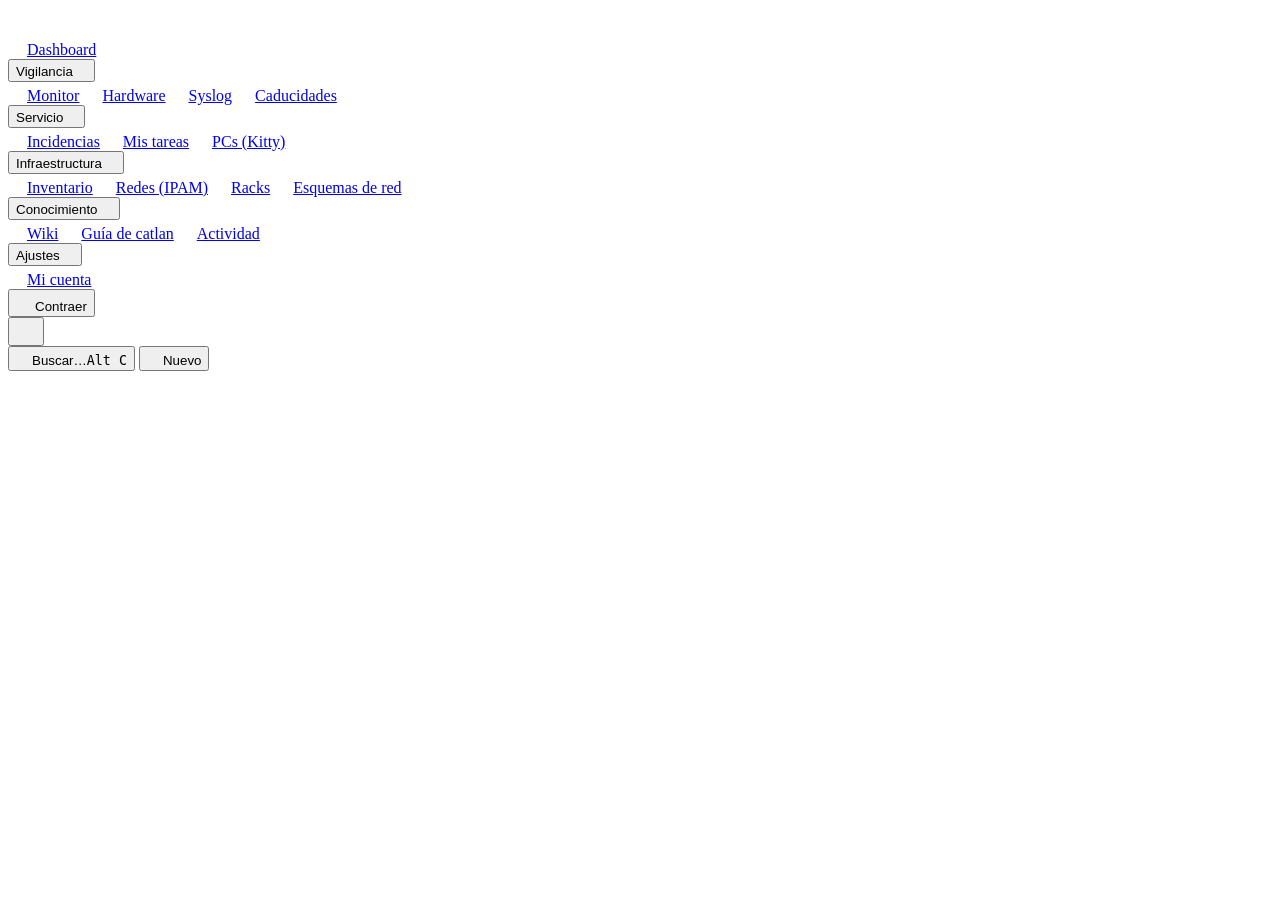
<file: src/ui/index.html>
<!doctype html>
<html lang="es" data-theme="auto" data-density="comfy" data-motion="auto">
<head>
<meta charset="utf-8">
<meta name="viewport" content="width=device-width, initial-scale=1, viewport-fit=cover">
<title>catlan</title>
<link rel="icon" href="data:image/svg+xml,%3Csvg xmlns='http://www.w3.org/2000/svg' viewBox='0 0 256 256'%3E%3Cpath fill='%23e8772e' fill-rule='evenodd' d='M40 32L96 88H160L216 32V164A56 56 0 0 1 160 220H96A56 56 0 0 1 40 164Z M118 146A22 22 0 1 0 74 146A22 22 0 1 0 118 146Z M144 135.0H176A11.0 11.0 0 0 1 176 157.0H144A11.0 11.0 0 0 1 144 135.0Z'/%3E%3C/svg%3E">
<script>/* ajustes antes del primer pintado: sin parpadeo de tema */try{const s=JSON.parse(localStorage.getItem('catlan')||'{}'),h=document.documentElement;h.dataset.theme=s.theme||'auto';h.dataset.density=s.density||'comfy';h.dataset.motion=s.motion||'auto';if(s.rail)h.setAttribute('data-rail','');if(s.accent)h.style.setProperty('--acc',s.accent)}catch(e){}</script>
<style>
/* @css */
</style>
</head>
<body>
<div class="shell">
  <aside class="side" id="side" aria-label="Navegación">
    <a class="brand" href="#/home" title="Inicio"><svg class="ic" width="24" height="24" aria-hidden="true"><use href="#u-cat"/></svg><span class="lbl"><svg class="wm" viewBox="0 0 541 137.5" width="51" height="13" role="img" aria-label="catlan"><use href="#wm-catlan"/></svg></span></a>
    <nav class="nav" id="nav"><span class="ind" aria-hidden="true"></span>
      <a href="#/dash" data-v="dash" title="Dashboard"><svg class="ic" width="19" height="19" aria-hidden="true"><use href="#u-grid"/></svg><span class="lbl">Dashboard</span></a>
      <div class="ngrp" data-g="vig"><button class="ngt" type="button" aria-expanded="true"><span class="lbl">Vigilancia</span><svg class="ic" width="14" height="14" aria-hidden="true"><use href="#u-chev"/></svg></button><div class="ngl"><div>
        <a href="#/monitor" data-v="monitor" title="Monitor"><svg class="ic" width="19" height="19" aria-hidden="true"><use href="#u-signal"/></svg><span class="lbl">Monitor</span><span class="nbadge" id="mon-badge" hidden></span></a>
        <a href="#/salud" data-v="salud" title="Hardware"><svg class="ic" width="19" height="19" aria-hidden="true"><use href="#u-thermo"/></svg><span class="lbl">Hardware</span><span class="nbadge" id="hl-badge" hidden></span></a>
        <a href="#/syslog" data-v="syslog" title="Syslog"><svg class="ic" width="19" height="19" aria-hidden="true"><use href="#u-ul"/></svg><span class="lbl">Syslog</span></a>
        <a href="#/cad" data-v="cad" title="Caducidades"><svg class="ic" width="19" height="19" aria-hidden="true"><use href="#u-clock"/></svg><span class="lbl">Caducidades</span></a>
      </div></div></div>
      <div class="ngrp" data-g="srv"><button class="ngt" type="button" aria-expanded="true"><span class="lbl">Servicio</span><svg class="ic" width="14" height="14" aria-hidden="true"><use href="#u-chev"/></svg></button><div class="ngl"><div>
        <a href="#/inc" data-v="inc" title="Incidencias"><svg class="ic" width="19" height="19" aria-hidden="true"><use href="#u-ticket"/></svg><span class="lbl">Incidencias</span><span class="nbadge" id="inc-badge" hidden></span></a>
        <a href="#/tablero" data-v="tablero" title="Mis tareas"><svg class="ic" width="19" height="19" aria-hidden="true"><use href="#u-kanban"/></svg><span class="lbl">Mis tareas</span></a>
        <a href="#/pcs" data-v="pcs" title="PCs (Kitty)"><svg class="ic" width="19" height="19" aria-hidden="true"><use href="#u-screen"/></svg><span class="lbl">PCs (Kitty)</span><span class="nbadge" id="pc-badge" hidden></span></a>
      </div></div></div>
      <div class="ngrp" data-g="inf"><button class="ngt" type="button" aria-expanded="true"><span class="lbl">Infraestructura</span><svg class="ic" width="14" height="14" aria-hidden="true"><use href="#u-chev"/></svg></button><div class="ngl"><div>
        <a href="#/inv" data-v="inv" title="Inventario"><svg class="ic" width="19" height="19" aria-hidden="true"><use href="#u-box"/></svg><span class="lbl">Inventario</span></a>
        <a href="#/redes" data-v="redes" title="Redes (IPAM)"><svg class="ic" width="19" height="19" aria-hidden="true"><use href="#u-net"/></svg><span class="lbl">Redes (IPAM)</span></a>
        <a href="#/racks" data-v="racks" title="Racks"><svg class="ic" width="19" height="19" aria-hidden="true"><use href="#u-rack"/></svg><span class="lbl">Racks</span></a>
        <a href="#/maps" data-v="maps" title="Esquemas de red"><svg class="ic" width="19" height="19" aria-hidden="true"><use href="#u-nodes"/></svg><span class="lbl">Esquemas de red</span></a>
      </div></div></div>
      <div class="ngrp" data-g="con"><button class="ngt" type="button" aria-expanded="true"><span class="lbl">Conocimiento</span><svg class="ic" width="14" height="14" aria-hidden="true"><use href="#u-chev"/></svg></button><div class="ngl"><div>
        <a href="#/wiki" data-v="wiki" title="Wiki"><svg class="ic" width="19" height="19" aria-hidden="true"><use href="#u-book"/></svg><span class="lbl">Wiki</span></a>
        <a href="#/guia" data-v="guia" title="Guía de catlan"><svg class="ic" width="19" height="19" aria-hidden="true"><use href="#u-cat"/></svg><span class="lbl">Guía de catlan</span></a>
        <a href="#/log" data-v="log" title="Actividad"><svg class="ic" width="19" height="19" aria-hidden="true"><use href="#u-pulse"/></svg><span class="lbl">Actividad</span></a>
      </div></div></div>
      <div class="ngrp" data-g="ajs"><button class="ngt" type="button" aria-expanded="true"><span class="lbl">Ajustes</span><svg class="ic" width="14" height="14" aria-hidden="true"><use href="#u-chev"/></svg></button><div class="ngl"><div>
        <a href="#/cuenta" data-v="cuenta" title="Mi cuenta"><svg class="ic" width="19" height="19" aria-hidden="true"><use href="#u-user"/></svg><span class="lbl">Mi cuenta</span></a>
        <a href="#/opts" data-v="opts" title="Administración" id="nav-opts" hidden><svg class="ic" width="19" height="19" aria-hidden="true"><use href="#u-cog"/></svg><span class="lbl">Administración</span></a>
      </div></div></div>
    </nav>
    <div class="side-foot">
      <button class="navbtn" id="toggle-rail" title="Contraer barra lateral"><svg class="ic" width="19" height="19" aria-hidden="true"><use href="#u-sidebar"/></svg><span class="lbl">Contraer</span></button>
    </div>
  </aside>
  <div class="main">
    <header class="top" id="top">
      <button class="btn icon ghost only-m" id="open-nav" aria-label="Abrir menú"><svg class="ic" width="20" height="20" aria-hidden="true"><use href="#u-menu"/></svg></button>
      <nav class="crumbs" id="crumbs" aria-label="Ruta"></nav>
      <span class="sync" id="sync" role="status"><i></i><span></span></span>
      <button class="search" id="spot-btn" type="button" aria-keyshortcuts="Alt+C" title="Buscar en todo (Alt+C)"><svg class="ic" width="16" height="16" aria-hidden="true"><use href="#u-search"/></svg><span>Buscar…</span><kbd>Alt C</kbd></button>
      <button class="btn pri" id="new" aria-haspopup="menu" aria-label="Crear nuevo"><svg class="ic" width="16" height="16" aria-hidden="true"><use href="#u-plus"/></svg><span class="hide-s">Nuevo</span></button>
    </header>
    <main id="app" class="page"></main>
  </div>
</div>
<div id="scrim"></div>
<div id="toasts" aria-live="polite"></div>
<script>
/* @js */
</script>
</body>
</html>
</file>
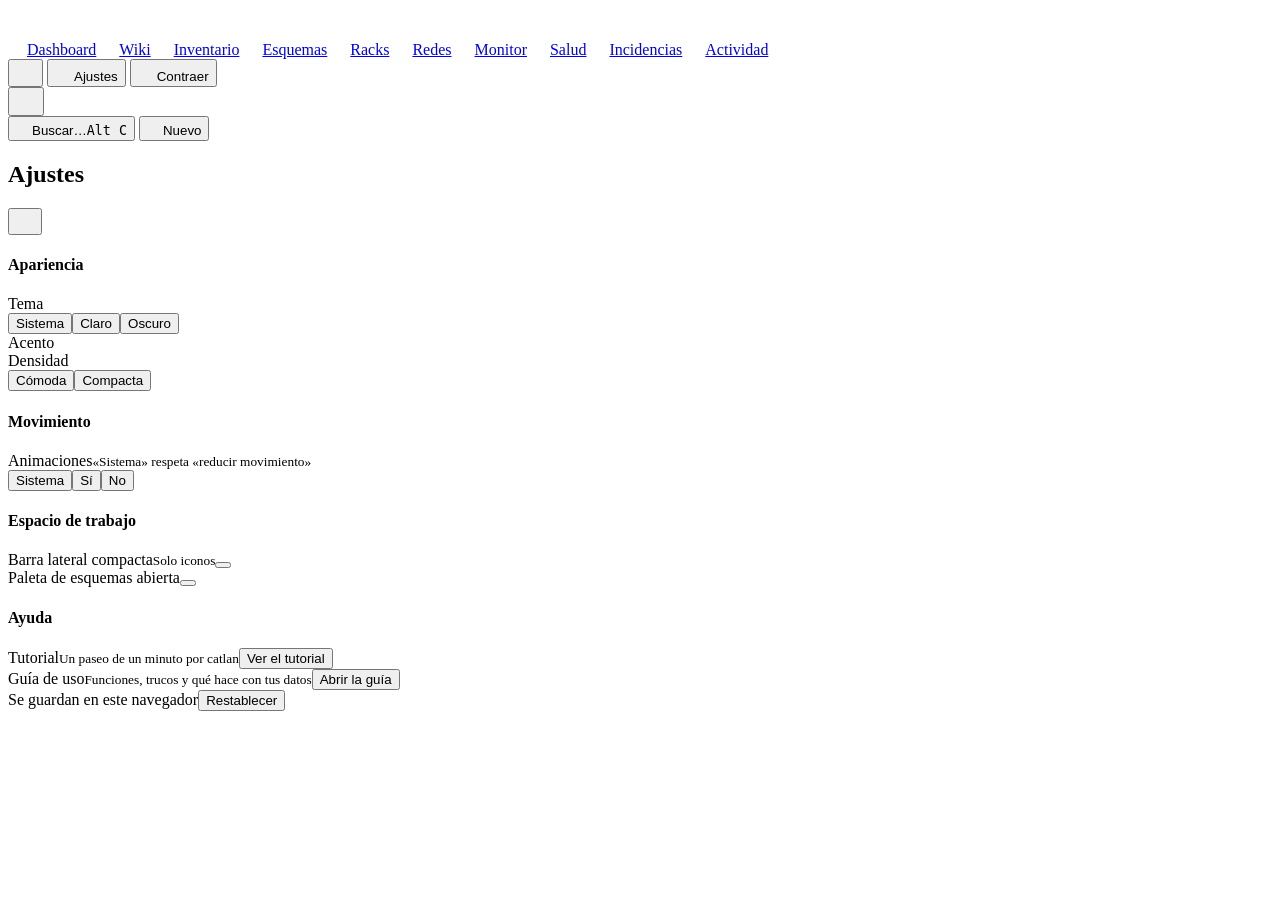
<file: src/web/index.html>
<!doctype html>
<html lang="es" data-theme="auto" data-density="comfy" data-motion="auto">
<head>
<meta charset="utf-8">
<meta name="viewport" content="width=device-width, initial-scale=1, viewport-fit=cover">
<title>catlan</title>
<link rel="icon" href="data:image/svg+xml,%3Csvg xmlns='http://www.w3.org/2000/svg' viewBox='0 0 256 256'%3E%3Cpath fill='%23e8772e' fill-rule='evenodd' d='M40 32L96 88H160L216 32V164A56 56 0 0 1 160 220H96A56 56 0 0 1 40 164Z M118 146A22 22 0 1 0 74 146A22 22 0 1 0 118 146Z M144 135.0H176A11.0 11.0 0 0 1 176 157.0H144A11.0 11.0 0 0 1 144 135.0Z'/%3E%3C/svg%3E">
<script>/* ajustes antes del primer pintado: sin parpadeo de tema */try{const s=JSON.parse(localStorage.getItem('catlan')||'{}'),h=document.documentElement;h.dataset.theme=s.theme||'auto';h.dataset.density=s.density||'comfy';h.dataset.motion=s.motion||'auto';if(s.rail)h.setAttribute('data-rail','');if(s.accent)h.style.setProperty('--acc',s.accent)}catch(e){}</script>
<style>
/* @css */
</style>
</head>
<body>
<div class="shell">
  <aside class="side" id="side" aria-label="Navegación">
    <a class="brand" href="#/home" title="Inicio"><svg class="ic" width="24" height="24" aria-hidden="true"><use href="#u-cat"/></svg><span class="lbl"><svg class="wm" viewBox="0 0 541 137.5" width="51" height="13" role="img" aria-label="catlan"><use href="#wm-catlan"/></svg></span></a>
    <nav class="nav" id="nav"><span class="ind" aria-hidden="true"></span>
      <a href="#/dash" data-v="dash" title="Dashboard"><svg class="ic" width="19" height="19" aria-hidden="true"><use href="#u-grid"/></svg><span class="lbl">Dashboard</span></a>
      <a href="#/wiki" data-v="wiki" title="Wiki"><svg class="ic" width="19" height="19" aria-hidden="true"><use href="#u-book"/></svg><span class="lbl">Wiki</span></a>
      <a href="#/inv" data-v="inv" title="Inventario"><svg class="ic" width="19" height="19" aria-hidden="true"><use href="#u-box"/></svg><span class="lbl">Inventario</span></a>
      <a href="#/maps" data-v="maps" title="Esquemas"><svg class="ic" width="19" height="19" aria-hidden="true"><use href="#u-nodes"/></svg><span class="lbl">Esquemas</span></a>
      <a href="#/racks" data-v="racks" title="Racks"><svg class="ic" width="19" height="19" aria-hidden="true"><use href="#u-rack"/></svg><span class="lbl">Racks</span></a>
      <a href="#/redes" data-v="redes" title="Redes"><svg class="ic" width="19" height="19" aria-hidden="true"><use href="#u-net"/></svg><span class="lbl">Redes</span></a>
      <a href="#/monitor" data-v="monitor" title="Monitor"><svg class="ic" width="19" height="19" aria-hidden="true"><use href="#u-signal"/></svg><span class="lbl">Monitor</span><span class="nbadge" id="mon-badge" hidden></span></a>
      <a href="#/salud" data-v="salud" title="Salud"><svg class="ic" width="19" height="19" aria-hidden="true"><use href="#u-thermo"/></svg><span class="lbl">Salud</span><span class="nbadge" id="hl-badge" hidden></span></a>
      <a href="#/inc" data-v="inc" title="Incidencias"><svg class="ic" width="19" height="19" aria-hidden="true"><use href="#u-ticket"/></svg><span class="lbl">Incidencias</span><span class="nbadge" id="inc-badge" hidden></span></a>
      <a href="#/log" data-v="log" title="Actividad"><svg class="ic" width="19" height="19" aria-hidden="true"><use href="#u-pulse"/></svg><span class="lbl">Actividad</span></a>
      <a href="#/opts" data-v="opts" title="Opciones" id="nav-opts" hidden><svg class="ic" width="19" height="19" aria-hidden="true"><use href="#u-cog"/></svg><span class="lbl">Opciones</span></a>
    </nav>
    <div class="side-foot">
      <button class="navbtn" id="user-btn" title="Tu cuenta" aria-haspopup="menu"><svg class="ic" width="19" height="19" aria-hidden="true"><use href="#u-user"/></svg><span class="lbl" id="user-name"></span></button>
      <button class="navbtn" id="open-settings" title="Ajustes"><svg class="ic" width="19" height="19" aria-hidden="true"><use href="#u-sliders"/></svg><span class="lbl">Ajustes</span></button>
      <button class="navbtn" id="toggle-rail" title="Contraer barra lateral"><svg class="ic" width="19" height="19" aria-hidden="true"><use href="#u-sidebar"/></svg><span class="lbl">Contraer</span></button>
    </div>
  </aside>
  <div class="main">
    <header class="top" id="top">
      <button class="btn icon ghost only-m" id="open-nav" aria-label="Abrir menú"><svg class="ic" width="20" height="20" aria-hidden="true"><use href="#u-menu"/></svg></button>
      <nav class="crumbs" id="crumbs" aria-label="Ruta"></nav>
      <span class="sync" id="sync" role="status"><i></i><span></span></span>
      <button class="search" id="spot-btn" type="button" aria-keyshortcuts="Alt+C" title="Buscar en todo (Alt+C)"><svg class="ic" width="16" height="16" aria-hidden="true"><use href="#u-search"/></svg><span>Buscar…</span><kbd>Alt C</kbd></button>
      <button class="btn pri" id="new" aria-haspopup="menu" aria-label="Crear nuevo"><svg class="ic" width="16" height="16" aria-hidden="true"><use href="#u-plus"/></svg><span class="hide-s">Nuevo</span></button>
    </header>
    <main id="app" class="page"></main>
  </div>
</div>
<div id="scrim"></div>
<aside class="drawer" id="settings" role="dialog" aria-modal="true" aria-labelledby="st-t" inert>
  <header><h2 id="st-t">Ajustes</h2><button class="btn icon ghost" id="close-settings" aria-label="Cerrar ajustes"><svg class="ic" width="18" height="18" aria-hidden="true"><use href="#u-x"/></svg></button></header>
  <section><h4>Apariencia</h4>
    <div class="set"><span>Tema</span><div class="seg" data-k="theme"><button data-v="auto">Sistema</button><button data-v="light">Claro</button><button data-v="dark">Oscuro</button></div></div>
    <div class="set"><span>Acento</span><div class="swatches" data-k="accent"></div></div>
    <div class="set"><span>Densidad</span><div class="seg" data-k="density"><button data-v="comfy">Cómoda</button><button data-v="compact">Compacta</button></div></div>
  </section>
  <section><h4>Movimiento</h4>
    <div class="set"><span>Animaciones<small>«Sistema» respeta «reducir movimiento»</small></span><div class="seg" data-k="motion"><button data-v="auto">Sistema</button><button data-v="on">Sí</button><button data-v="off">No</button></div></div>
  </section>
  <section><h4>Espacio de trabajo</h4>
    <div class="set"><span>Barra lateral compacta<small>Solo iconos</small></span><button class="switch" role="switch" data-k="rail" aria-label="Barra lateral compacta"></button></div>
    <div class="set"><span>Paleta de esquemas abierta</span><button class="switch" role="switch" data-k="dock" aria-label="Paleta de esquemas abierta"></button></div>
  </section>
  <section><h4>Ayuda</h4>
    <div class="set"><span>Tutorial<small>Un paseo de un minuto por catlan</small></span><button class="btn sm" id="tour-again">Ver el tutorial</button></div>
    <div class="set"><span>Guía de uso<small>Funciones, trucos y qué hace con tus datos</small></span><button class="btn sm" id="guide-open">Abrir la guía</button></div>
  </section>
  <div class="drawer-foot"><span>Se guardan en este navegador</span><button class="btn ghost sm" id="reset-settings">Restablecer</button></div>
</aside>
<div id="toasts" aria-live="polite"></div>
<script>
/* @js */
</script>
</body>
</html>
</file>
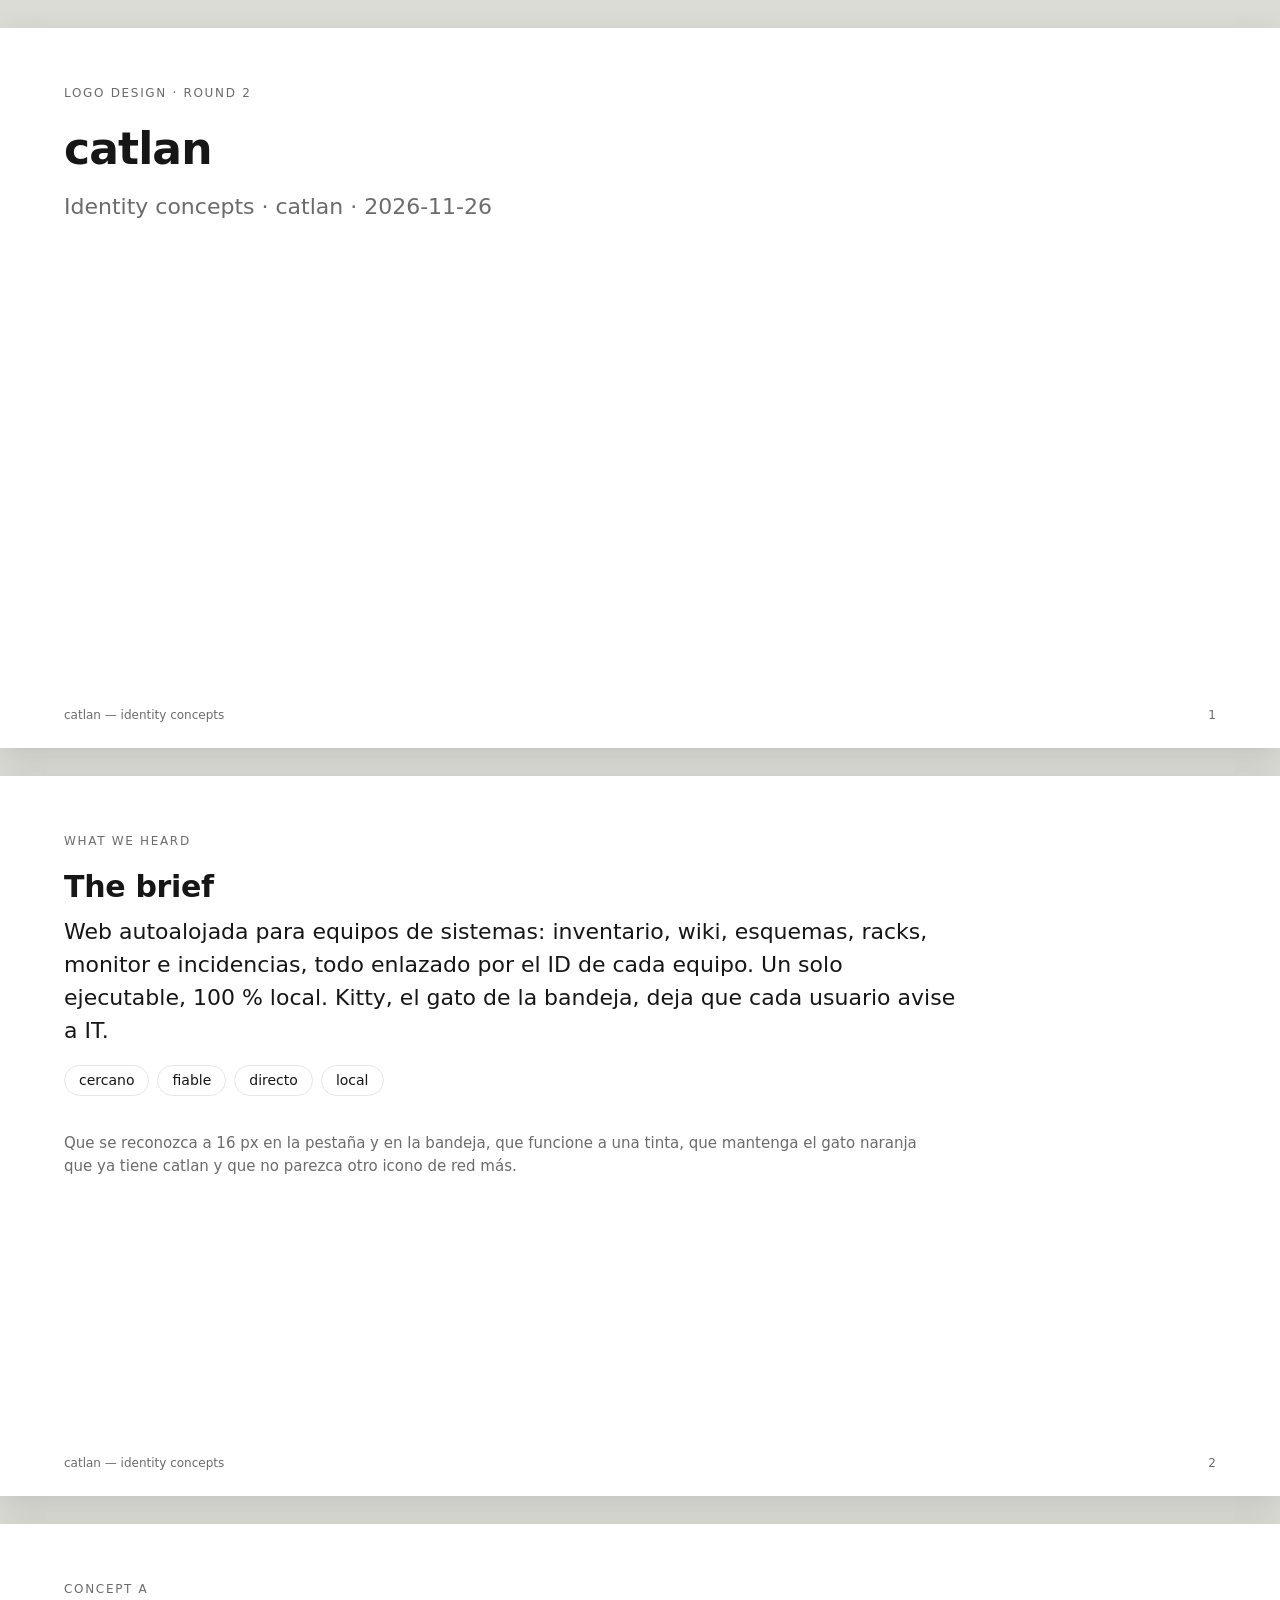
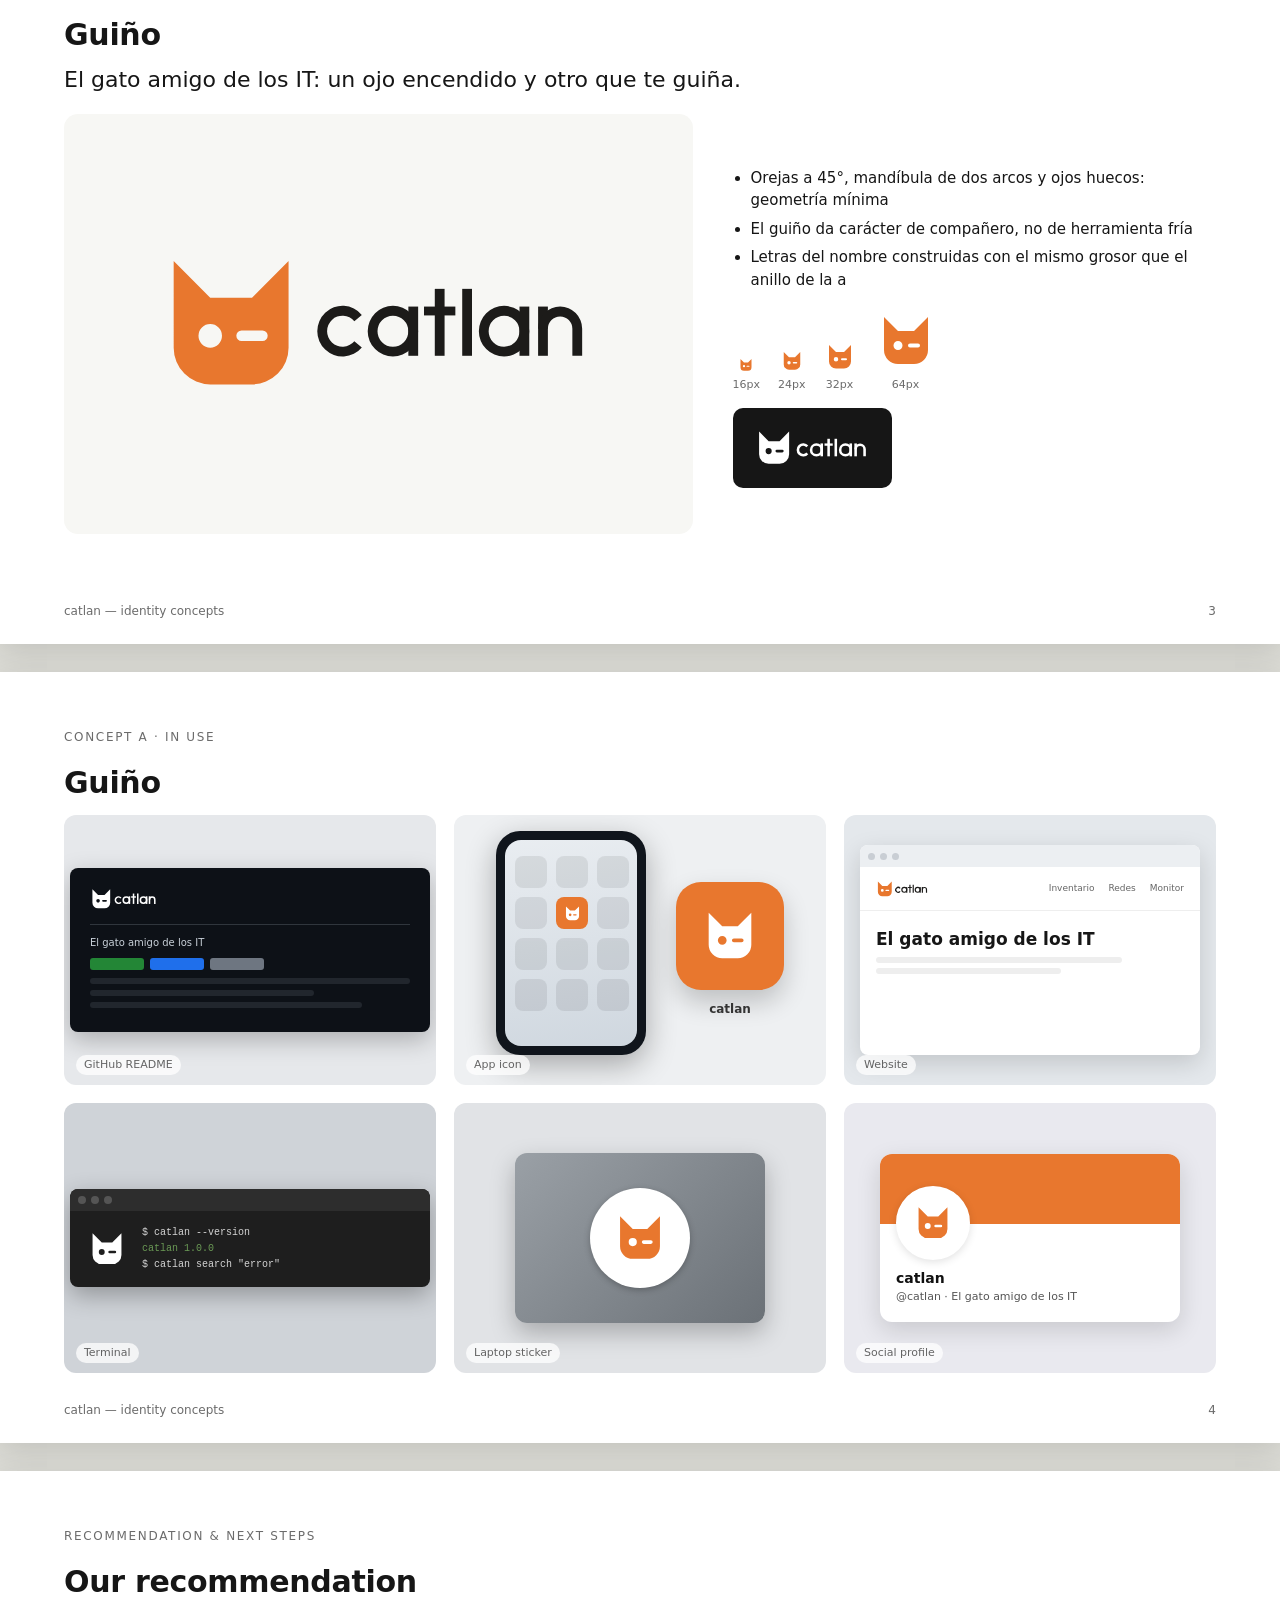
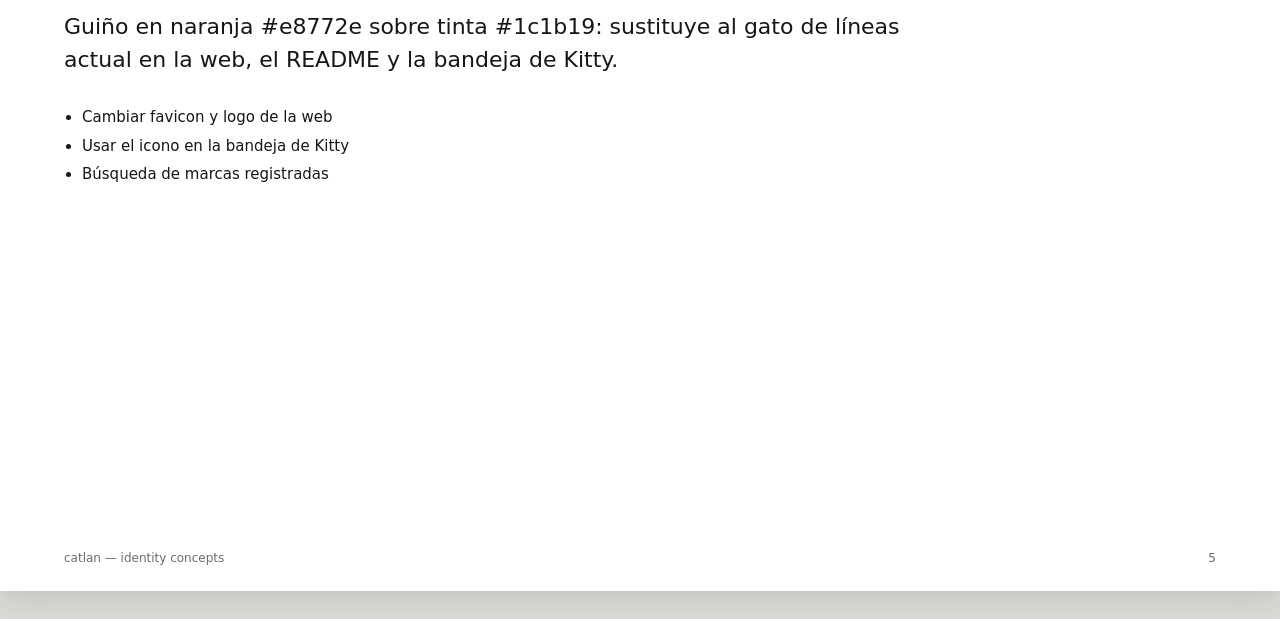
<file: docs/logo/board.html>
<!doctype html><html lang='en'><head><meta charset='utf-8'><title>catlan — identity concepts</title><style>
:root{--ink:#161616;--muted:#6b6b6b;--line:#e6e6e2;--paper:#f7f7f4}
*{box-sizing:border-box}body{margin:0;background:#dcdcd6;font:15px/1.5 system-ui,-apple-system,Segoe UI,sans-serif;color:var(--ink)}
.slide{width:1280px;min-height:720px;margin:28px auto;background:#fff;box-shadow:0 8px 30px rgba(0,0,0,.12);padding:56px 64px 70px;position:relative;overflow:hidden}
.slide h1{font-size:44px;margin:0 0 8px;letter-spacing:-.02em}.slide h2{font-size:30px;margin:0 0 6px;letter-spacing:-.01em}
.kicker{font-size:12px;letter-spacing:.14em;text-transform:uppercase;color:var(--muted);margin-bottom:14px}
.idea{font-size:22px;max-width:900px;margin:6px 0 18px}.muted{color:var(--muted)}
.foot{position:absolute;left:64px;right:64px;bottom:24px;display:flex;justify-content:space-between;font-size:12px;color:var(--muted)}
.hero{display:grid;grid-template-columns:1.3fr 1fr;gap:40px;align-items:center}
.stage{height:420px;background:var(--paper);border-radius:14px;display:flex;align-items:center;justify-content:center}
.stage img{max-width:70%;max-height:62%}
ul.rat{padding-left:18px;margin:0}ul.rat li{margin:6px 0}
.sizes{display:flex;gap:18px;align-items:flex-end;margin-top:18px}.sizes div{display:flex;flex-direction:column;align-items:center;gap:4px;font-size:11px;color:var(--muted)}
.rev{background:#161616;border-radius:10px;padding:18px 22px;display:inline-flex;margin-top:14px}
.mock{display:grid;grid-template-columns:repeat(3,1fr);gap:18px;margin-top:10px}
.m{height:270px;border-radius:12px;overflow:hidden;position:relative;display:flex;align-items:center;justify-content:center}
.m .lbl{position:absolute;left:12px;bottom:10px;font-size:11px;color:rgba(0,0,0,.6);background:rgba(255,255,255,.75);padding:2px 8px;border-radius:20px}
.bc{width:250px;height:143px;background:#fff;border-radius:5px;box-shadow:0 10px 26px rgba(0,0,0,.22);padding:16px;display:flex;flex-direction:column;justify-content:space-between;transform:translate(-50px,-38px) rotate(-4deg)}
.bc2{position:absolute;width:250px;height:143px;border-radius:5px;transform:translate(70px,52px) rotate(6deg);box-shadow:0 10px 26px rgba(0,0,0,.25);display:flex;align-items:center;justify-content:center}
.bc .t{font-size:9px;line-height:1.5;color:#333}
.phone{width:150px;height:224px;margin-bottom:14px;border-radius:24px;background:#10151c;padding:9px;box-shadow:0 10px 30px rgba(0,0,0,.3)}
.screen{width:100%;height:100%;border-radius:16px;background:linear-gradient(170deg,#e9edf1,#cfd7df);display:grid;grid-template-columns:repeat(3,1fr);gap:9px;padding:16px 10px;align-content:start}
.ai{width:32px;height:32px;border-radius:8px;background:rgba(0,0,0,.08);justify-self:center}
.bigapp{display:flex;flex-direction:column;align-items:center;gap:10px;font-size:12px;font-weight:600;color:#333;margin-left:30px}
.bigapp .bi{width:108px;height:108px;border-radius:25px;display:flex;align-items:center;justify-content:center;box-shadow:0 12px 26px rgba(0,0,0,.2)}
.web{width:340px;height:210px;background:#fff;border-radius:8px;box-shadow:0 8px 24px rgba(0,0,0,.15);overflow:hidden}
.web .bar{height:22px;background:#eceff2;display:flex;gap:5px;align-items:center;padding:0 8px}.web .bar i{width:7px;height:7px;border-radius:50%;background:#c9ced4}
.web .nav{height:44px;display:flex;align-items:center;padding:0 16px;gap:14px;font-size:9px;color:#666;border-bottom:1px solid #eee}
.web .hero2{padding:18px 16px}.web .hero2 b{display:block;font-size:17px;line-height:1.2;margin-bottom:8px}.web .hero2 span{display:block;height:6px;background:#eee;border-radius:3px;margin:5px 0;width:80%}
.sign{width:300px;height:190px;background:linear-gradient(#8c8f93,#6f7276);display:flex;flex-direction:column;align-items:center;padding-top:18px}
.sign .board{width:230px;height:74px;border-radius:6px;display:flex;align-items:center;justify-content:center;box-shadow:0 6px 16px rgba(0,0,0,.3)}
.sign .door{width:80px;height:80px;margin-top:18px;background:#3d4146;border-radius:3px 3px 0 0}
.tote{width:180px;height:210px;background:#efe7d8;border-radius:4px 4px 10px 10px;position:relative;display:flex;align-items:center;justify-content:center;box-shadow:0 8px 20px rgba(0,0,0,.15);margin-top:40px}
.tote:before{content:"";position:absolute;top:-46px;left:50%;transform:translateX(-50%);width:84px;height:70px;border:9px solid #e3d8c3;border-bottom:none;border-radius:50px 50px 0 0}
.social{width:300px;background:#fff;border-radius:12px;box-shadow:0 8px 24px rgba(0,0,0,.14);overflow:hidden}
.social .cover{height:70px}.social .av{width:74px;height:74px;border-radius:50%;background:#fff;border:4px solid #fff;margin:-38px 0 0 16px;display:flex;align-items:center;justify-content:center;box-shadow:0 2px 8px rgba(0,0,0,.12);overflow:hidden}
.social .meta{padding:8px 16px 16px;font-size:11px;color:#555}.social .meta b{font-size:14px;color:#111;display:block}
.cup{position:relative;width:150px;height:200px;margin-top:30px}
.cup .body{position:absolute;inset:0;background:#f4f1ea;clip-path:polygon(0 0,100% 0,86% 100%,14% 100%);display:flex;align-items:center;justify-content:center;box-shadow:inset -18px 0 24px rgba(0,0,0,.06)}
.cup .lid{position:absolute;left:-8px;right:-8px;top:-22px;height:24px;border-radius:8px 8px 3px 3px;background:#2b2b2b}
.cup .sleeve{position:absolute;left:6%;right:6%;top:36%;height:34%;clip-path:polygon(0 0,100% 0,96% 100%,4% 100%);display:flex;align-items:center;justify-content:center}
.bag{position:relative;width:170px;height:230px;background:#e9e2d6;border-radius:6px 6px 10px 10px;box-shadow:0 12px 26px rgba(0,0,0,.2);display:flex;flex-direction:column;align-items:center;padding-top:38px;gap:14px}
.bag:before{content:"";position:absolute;top:0;left:0;right:0;height:22px;background:repeating-linear-gradient(90deg,rgba(0,0,0,.08) 0 4px,transparent 4px 8px);border-radius:6px 6px 0 0}
.bag .label{width:118px;height:118px;border-radius:50%;background:#fff;display:flex;align-items:center;justify-content:center}
.bag .t{font-size:8px;letter-spacing:.14em;color:#555;text-transform:uppercase;padding:0 12px;text-align:center;line-height:1.4}
.sbag{position:relative;width:180px;height:210px;box-shadow:0 12px 26px rgba(0,0,0,.2);display:flex;align-items:center;justify-content:center;margin-top:30px}
.sbag:before{content:"";position:absolute;top:-40px;left:50%;transform:translateX(-50%);width:70px;height:56px;border:5px solid #333;border-bottom:none;border-radius:40px 40px 0 0}
.box{width:220px;height:150px;background:#f3efe6;box-shadow:14px 14px 0 rgba(0,0,0,.08),0 12px 26px rgba(0,0,0,.18);display:flex;align-items:center;justify-content:center;border-top:14px solid rgba(0,0,0,.06)}
.readme{width:360px;background:#0d1117;border-radius:8px;box-shadow:0 8px 24px rgba(0,0,0,.25);padding:18px 20px;color:#c9d1d9;font-size:10px}
.readme .rh{display:flex;align-items:center;gap:10px;border-bottom:1px solid #30363d;padding-bottom:12px;margin-bottom:10px}
.readme .badges{display:flex;gap:6px;margin:8px 0}.readme .badges i{display:block;width:54px;height:12px;border-radius:3px;background:#238636}.readme .badges i:nth-child(2){background:#1f6feb}.readme .badges i:nth-child(3){background:#6e7681}
.readme .ln{height:6px;background:#21262d;border-radius:3px;margin:6px 0}
.term{width:360px;background:#1e1e1e;border-radius:8px;box-shadow:0 8px 24px rgba(0,0,0,.3);overflow:hidden;font:10px/1.6 ui-monospace,Menlo,monospace;color:#d4d4d4}
.term .tb{height:22px;background:#2d2d2d;display:flex;gap:5px;align-items:center;padding:0 8px}.term .tb i{width:8px;height:8px;border-radius:50%;background:#555}
.term .tbody{padding:14px 16px;display:flex;gap:14px;align-items:center}
.sticker{width:250px;height:170px;background:linear-gradient(135deg,#9aa0a6,#6b7177);border-radius:12px;display:flex;align-items:center;justify-content:center;box-shadow:0 10px 24px rgba(0,0,0,.25)}
.sticker .s{width:100px;height:100px;border-radius:50%;background:#fff;display:flex;align-items:center;justify-content:center;box-shadow:0 2px 6px rgba(0,0,0,.25)}
.shirt{width:210px;height:220px;display:flex;align-items:center;justify-content:center;position:relative}
.shirt svg{position:absolute;inset:0}
.badge{width:170px;height:235px;background:#fff;border-radius:10px;box-shadow:0 10px 24px rgba(0,0,0,.2);display:flex;flex-direction:column;align-items:center;padding:20px 14px;gap:14px;position:relative;margin-top:30px}
.badge:before{content:"";position:absolute;top:-60px;left:50%;width:22px;height:62px;transform:translateX(-50%)}
.badge .hole{width:40px;height:8px;border-radius:4px;background:#ddd}.badge .nm{font-size:15px;font-weight:600}.badge .rl{font-size:10px;color:#777}
.pcard{position:relative;width:300px;height:189px;border-radius:14px;box-shadow:0 14px 30px rgba(0,0,0,.28);font:600 12px ui-monospace,Menlo,monospace}
.pcard .chip{position:absolute;left:22px;top:76px;width:40px;height:30px;border-radius:6px;background:linear-gradient(135deg,#e9d8a6,#c9a95c)}
.pcard .num{position:absolute;left:22px;top:122px;letter-spacing:.12em;font-size:14px}
.pcard .holder{position:absolute;left:22px;bottom:18px;font-size:10px;letter-spacing:.14em;opacity:.85}
.pcard .brandline{position:absolute;right:20px;bottom:16px;font:700 13px system-ui,sans-serif;opacity:.9}
.tabbar{width:340px;background:#dfe1e5;border-radius:10px;padding:8px 8px 0}
.tab{width:230px;height:36px;background:#fff;border-radius:10px 10px 0 0;display:flex;align-items:center;gap:8px;padding:0 12px;font-size:11px;color:#333}
.addr{height:40px;background:#fff;display:flex;align-items:center;padding:0 12px;font-size:10px;color:#777;border-top:1px solid #eee}
.cmp{display:grid;gap:22px;margin-top:20px}.cmp .c{background:var(--paper);border-radius:12px;padding:22px;display:flex;flex-direction:column;align-items:center;gap:12px}
.cmp img{max-height:120px;max-width:80%}
img.g{filter:grayscale(1)}img.w{filter:brightness(0) invert(1)}img.k{filter:brightness(0)}
.adj span{display:inline-block;border:1px solid var(--line);border-radius:20px;padding:4px 14px;margin:0 8px 8px 0;font-size:14px}
</style></head><body><section class="slide"><div class="kicker">Logo design · round 2</div>
<h1>catlan</h1><p class="idea muted">Identity concepts · catlan · 2026-11-26</p>
<p class="muted" style="max-width:720px;margin-top:120px"></p><div class="foot"><span>catlan — identity concepts</span><span>1</span></div></section><section class="slide"><div class="kicker">What we heard</div><h2>The brief</h2>
<p class="idea">Web autoalojada para equipos de sistemas: inventario, wiki, esquemas, racks, monitor e incidencias, todo enlazado por el ID de cada equipo. Un solo ejecutable, 100 % local. Kitty, el gato de la bandeja, deja que cada usuario avise a IT.</p><div class="adj"><span>cercano</span><span>fiable</span><span>directo</span><span>local</span></div>
<p class="muted" style="margin-top:28px;max-width:860px">Que se reconozca a 16 px en la pestaña y en la bandeja, que funcione a una tinta, que mantenga el gato naranja que ya tiene catlan y que no parezca otro icono de red más.</p><div class="foot"><span>catlan — identity concepts</span><span>2</span></div></section><section class="slide"><div class="kicker">Concept A</div><h2>Guiño</h2>
<p class="idea">El gato amigo de los IT: un ojo encendido y otro que te guiña.</p>
<div class="hero"><div class="stage"><img class="" src="[data-uri]"></div>
<div><ul class="rat"><li>Orejas a 45°, mandíbula de dos arcos y ojos huecos: geometría mínima</li><li>El guiño da carácter de compañero, no de herramienta fría</li><li>Letras del nombre construidas con el mismo grosor que el anillo de la a</li></ul><div class="sizes"><div><img class="" src="[data-uri]" style="height:16px">16px</div><div><img class="" src="[data-uri]" style="height:24px">24px</div><div><img class="" src="[data-uri]" style="height:32px">32px</div><div><img class="" src="[data-uri]" style="height:64px">64px</div></div><div class="rev"><img class="w" src="[data-uri]" style="max-height:44px;max-width:300px"></div></div></div>
<div class="foot"><span>catlan — identity concepts</span><span>3</span></div></section><section class="slide"><div class="kicker">Concept A · in use</div><h2>Guiño</h2>
<div class="mock"><div class="m" style="background:#e6e8eb"><div class="readme"><div class="rh"><img class="w" src="[data-uri]" style="max-height:26px;max-width:180px"></div><div>El gato amigo de los IT</div><div class="badges"><i></i><i></i><i></i></div><div class="ln"></div><div class="ln" style="width:70%"></div><div class="ln" style="width:85%"></div></div><span class="lbl">GitHub README</span></div><div class="m" style="background:#eef0f2"><div class="phone"><div class="screen"><div class="ai"></div><div class="ai"></div><div class="ai"></div><div class="ai"></div><div class="ai" style="background:#e8772e;display:flex;align-items:center;justify-content:center"><img class="w" src="[data-uri]" style="max-height:19px;max-width:21px"></div><div class="ai"></div><div class="ai"></div><div class="ai"></div><div class="ai"></div><div class="ai"></div><div class="ai"></div><div class="ai"></div></div></div><div class="bigapp"><div class="bi" style="background:#e8772e"><img class="w" src="[data-uri]" style="max-height:62px;max-width:70px"></div>catlan</div><span class="lbl">App icon</span></div><div class="m" style="background:#e4e8ec"><div class="web"><div class="bar"><i></i><i></i><i></i></div><div class="nav"><img class="" src="[data-uri]" style="max-height:20px;max-width:110px"><span style="flex:1"></span><span>Inventario</span><span>Redes</span><span>Monitor</span></div><div class="hero2"><b>El gato amigo de los IT</b><span></span><span style="width:60%"></span></div></div><span class="lbl">Website</span></div><div class="m" style="background:#cfd3d8"><div class="term"><div class="tb"><i></i><i></i><i></i></div><div class="tbody"><img class="w" src="[data-uri]" style="max-height:42px;max-width:42px"><div>$ catlan --version<br><span style="color:#6a9955">catlan 1.0.0</span><br>$ catlan search "error"</div></div></div><span class="lbl">Terminal</span></div><div class="m" style="background:#e1e3e6"><div class="sticker"><div class="s"><img class="" src="[data-uri]" style="max-height:58px;max-width:66px"></div></div><span class="lbl">Laptop sticker</span></div><div class="m" style="background:#e9e9ef"><div class="social"><div class="cover" style="background:#e8772e"></div><div class="av"><img class="" src="[data-uri]" style="max-height:42px;max-width:50px"></div><div class="meta"><b>catlan</b>@catlan · El gato amigo de los IT</div></div><span class="lbl">Social profile</span></div></div><div class="foot"><span>catlan — identity concepts</span><span>4</span></div></section><section class="slide"><div class="kicker">Recommendation & next steps</div><h2>Our recommendation</h2>
<p class="idea">Guiño en naranja #e8772e sobre tinta #1c1b19: sustituye al gato de líneas actual en la web, el README y la bandeja de Kitty.</p>
<ul class="rat" style="margin-top:30px"><li>Cambiar favicon y logo de la web</li><li>Usar el icono en la bandeja de Kitty</li><li>Búsqueda de marcas registradas</li></ul><div class="foot"><span>catlan — identity concepts</span><span>5</span></div></section></body></html>
</file>
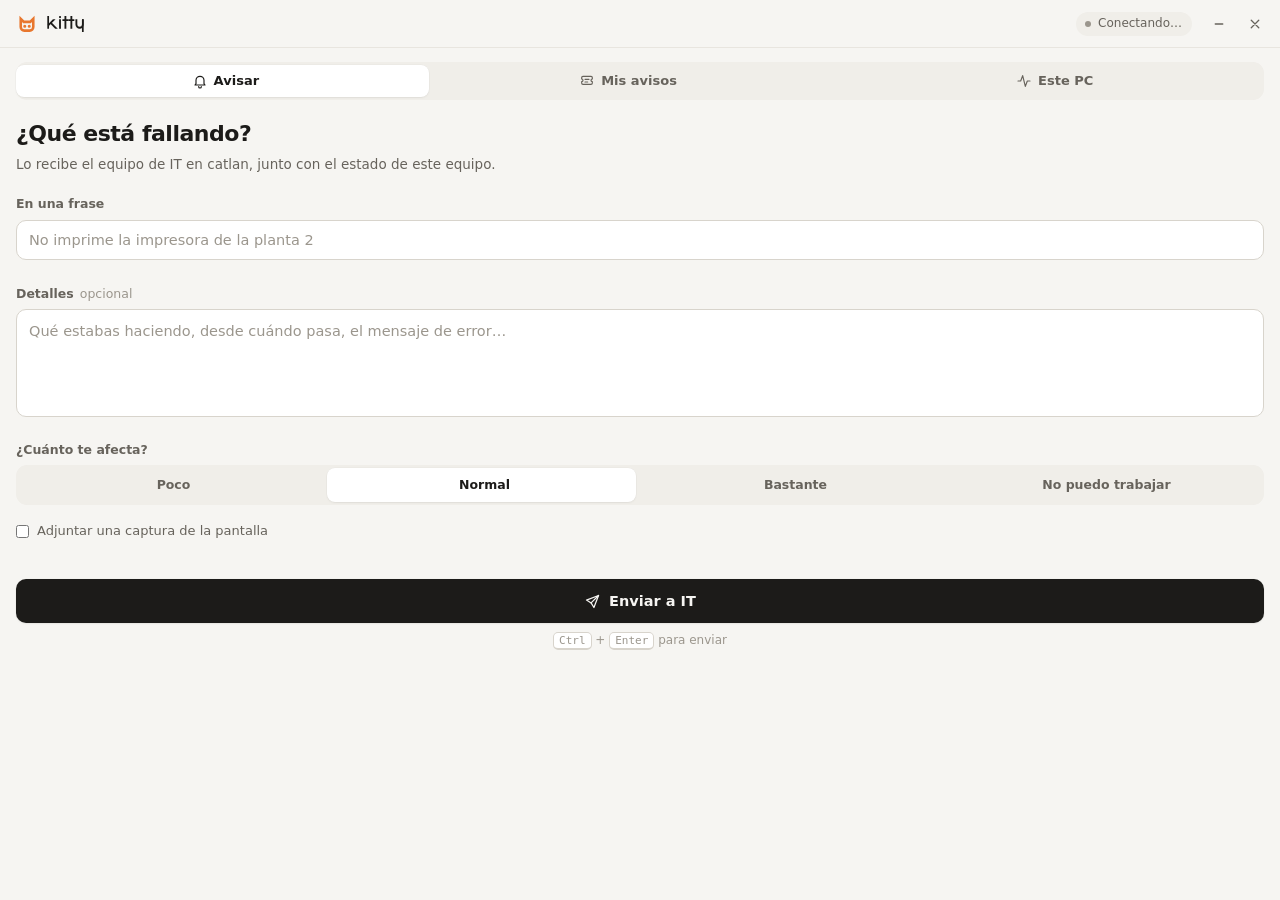
<file: kitty/src/ui.html>
<!doctype html>
<html lang="es" data-motion="auto">
<head>
<meta charset="utf-8">
<meta name="viewport" content="width=device-width,initial-scale=1">
<title>Kitty</title>
<style>
/* Tokens de catlan (src/ui/css/10-base.css): mismo color, sombras, radios y curvas */
:root{
  --bg:#f6f5f2;--s1:#ffffff;--s2:#f0eee9;--s3:#e6e3dc;--line:#e8e5df;--line2:#d8d4cc;
  --tx:#1c1b19;--tx2:#67635c;--tx3:#9b968d;--acc:#e8772e;--ok:#21925f;--bad:#d24343;--warn:#c4870f;
  --acc-soft:color-mix(in oklab,var(--acc) 14%,transparent);--acc-line:color-mix(in oklab,var(--acc) 45%,transparent);
  --sh1:0 1px 2px rgb(28 27 25/.06),0 0 0 .5px rgb(28 27 25/.03);
  --sh2:0 10px 30px -10px rgb(28 27 25/.18),0 2px 6px rgb(28 27 25/.06);
  --r:10px;--r2:16px;
  --e:cubic-bezier(.22,.8,.24,1);--spring:cubic-bezier(.34,1.45,.64,1);
  --font:ui-sans-serif,system-ui,-apple-system,"Segoe UI Variable Text","Segoe UI",Roboto,"Helvetica Neue",Arial,sans-serif;
  --mono:ui-monospace,"Cascadia Code","SF Mono","JetBrains Mono",Menlo,Consolas,monospace;
  color-scheme:light;
}
@media (prefers-color-scheme:dark){:root{
  --bg:#111110;--s1:#1a1a19;--s2:#222220;--s3:#2c2b29;--line:#262624;--line2:#353431;
  --tx:#edece8;--tx2:#a39f97;--tx3:#6e6a63;--ok:#3cc483;--bad:#f06a6a;--warn:#e5aa3a;
  --sh1:0 1px 2px rgb(0 0 0/.4),0 0 0 .5px rgb(255 255 255/.03);--sh2:0 12px 32px -10px rgb(0 0 0/.6),0 2px 6px rgb(0 0 0/.3);color-scheme:dark}}
@media (prefers-reduced-motion:reduce){*,*::before,*::after{animation-duration:1ms!important;animation-delay:0s!important;transition-duration:1ms!important}}

*{box-sizing:border-box}
html,body{height:100%}
body{margin:0;background:var(--bg);color:var(--tx);font:14.5px/1.55 var(--font);-webkit-font-smoothing:antialiased;overflow:hidden;
  display:flex;flex-direction:column;user-select:none}
::selection{background:var(--acc-soft)}
.ic{flex:none;display:block}
.mono{font-family:var(--mono);font-size:.92em;font-variant-numeric:tabular-nums}
.muted{color:var(--tx2)}.dim{color:var(--tx3)}.small{font-size:12.5px}
:focus-visible{outline:2px solid var(--acc);outline-offset:2px;border-radius:6px}
h1,h2{text-wrap:balance;margin:0}

/* Barra de título propia: se arrastra la ventana desde aquí */
.bar{flex:none;display:flex;align-items:center;gap:10px;height:48px;padding:0 8px 0 16px;border-bottom:1px solid var(--line);background:var(--bg)}
.brand{display:flex;align-items:center;gap:9px;min-width:0;flex:1;font-weight:650;letter-spacing:-.01em}
.brand .ic{color:var(--acc);transition:transform .5s var(--spring)}.brand:hover .ic{transform:rotate(-12deg) scale(1.08)}
.brand .pc{font-weight:500;color:var(--tx3);white-space:nowrap;overflow:hidden;text-overflow:ellipsis}
.win{display:flex;gap:2px}
.wbtn{display:grid;place-items:center;width:34px;height:30px;border:0;border-radius:8px;background:transparent;color:var(--tx2);cursor:pointer;transition:background .2s,color .2s,transform .15s var(--e)}
.wbtn:hover{background:var(--s2);color:var(--tx)}.wbtn:active{transform:scale(.92)}
.wbtn.close:hover{background:color-mix(in oklab,var(--bad) 14%,transparent);color:var(--bad)}

.pill{display:inline-flex;align-items:center;gap:7px;height:24px;padding:0 10px 0 9px;border-radius:99px;background:var(--s2);font-size:12px;color:var(--tx2);white-space:nowrap;transition:background .3s,color .3s}
.pill i{width:6px;height:6px;border-radius:50%;background:var(--tx3);transition:background .3s}
.pill.ok{background:color-mix(in oklab,var(--ok) 12%,transparent);color:color-mix(in oklab,var(--ok) 80%,var(--tx))}.pill.ok i{background:var(--ok);box-shadow:0 0 0 3px color-mix(in oklab,var(--ok) 20%,transparent)}
.pill.bad{background:color-mix(in oklab,var(--bad) 11%,transparent);color:color-mix(in oklab,var(--bad) 80%,var(--tx))}.pill.bad i{background:var(--bad)}
.pill.warn{background:color-mix(in oklab,var(--warn) 13%,transparent);color:color-mix(in oklab,var(--warn) 75%,var(--tx))}.pill.warn i{background:var(--warn)}
.pill.acc{background:var(--acc-soft);color:color-mix(in oklab,var(--acc) 75%,var(--tx))}.pill.acc i{background:var(--acc)}
.pill.live i{animation:pulse 2.4s var(--e) infinite}

/* Pestañas: segmentado con pastilla deslizante, como en catlan */
.tabs{flex:none;padding:14px 16px 0}
.seg{position:relative;display:flex;padding:3px;gap:2px;background:var(--s2);border-radius:11px;isolation:isolate}
.seg::before{content:"";position:absolute;z-index:-1;top:3px;bottom:3px;left:0;width:var(--w,0);transform:translateX(var(--x,0));background:var(--s1);border-radius:8px;box-shadow:var(--sh1);
  transition:transform .38s var(--spring),width .38s var(--spring)}
.seg button{flex:1;display:inline-flex;align-items:center;justify-content:center;gap:6px;border:0;background:none;height:32px;padding:0 10px;border-radius:8px;font:inherit;font-size:13px;font-weight:560;
  color:var(--tx2);cursor:pointer;transition:color .2s;white-space:nowrap}
.seg button:hover,.seg button.on{color:var(--tx)}
.badge{min-width:18px;height:18px;padding:0 5px;border-radius:99px;background:var(--acc);color:#fff;font-size:11px;font-weight:650;line-height:18px;text-align:center;
  font-variant-numeric:tabular-nums;transform:scale(0);transition:transform .45s var(--spring)}
.badge.on{transform:scale(1)}

/* Vistas */
main{flex:1;position:relative;overflow:hidden}
.view{position:absolute;inset:0;overflow-y:auto;padding:20px 16px 22px;scrollbar-width:thin;scrollbar-color:var(--line2) transparent}
.view[hidden]{display:block!important;visibility:hidden;pointer-events:none;opacity:0}
.view.in{animation:pageIn .5s var(--e) both}
.view.in .st>*{animation:rise .55s var(--e) both;animation-delay:calc(70ms + var(--i,0)*40ms)}
@keyframes pageIn{from{opacity:0;transform:translateY(10px)}}
@keyframes rise{from{opacity:0;transform:translateY(12px)}}
@keyframes pulse{50%{transform:scale(.6);opacity:.5}}
@keyframes float{50%{transform:translateY(-5px)}}
@keyframes shake{20%{transform:translateX(-5px)}40%{transform:translateX(4px)}60%{transform:translateX(-3px)}80%{transform:translateX(2px)}}
@keyframes spin{to{transform:rotate(360deg)}}
@keyframes draw{from{stroke-dashoffset:var(--len)}}
@keyframes pop{0%{transform:scale(.6);opacity:0}60%{transform:scale(1.06);opacity:1}100%{transform:scale(1)}}
@keyframes shimmer{to{background-position:-200% 0}}
@keyframes blink{0%,90%,100%{transform:scaleY(1)}95%{transform:scaleY(.1)}}

.hd h1{font-size:22px;font-weight:680;letter-spacing:-.022em;line-height:1.25}
.hd p{margin:6px 0 0;color:var(--tx2);font-size:13.5px}

/* Formulario */
.fields{display:grid;gap:16px;margin-top:20px}
.notice{display:flex;gap:10px;align-items:flex-start;margin:8px 16px 0;padding:11px 13px;border-radius:var(--r2);background:color-mix(in oklab,var(--warn) 14%,var(--s1));border:1px solid color-mix(in oklab,var(--warn) 35%,transparent);font-size:13.5px;line-height:1.45;user-select:text}
.notice svg{flex:none;margin-top:1px;color:var(--warn)}.notice small{display:block;color:var(--tx3);font-size:11.5px;margin-top:2px}
.help{display:grid;gap:6px;margin-top:8px}.help>b{font-size:12px;color:var(--tx2);font-weight:560}
.help details{border:1px solid var(--line);border-radius:10px;background:var(--s1);padding:8px 11px;font-size:13px}
.help summary{cursor:pointer;font-weight:560}.help .art{white-space:pre-wrap;margin-top:8px;color:var(--tx2);max-height:220px;overflow:auto;user-select:text}
.chk{display:flex;align-items:center;gap:8px;font-size:13px;color:var(--tx2)}.chk input{width:auto;height:auto;margin:0;flex:none;accent-color:var(--acc)}
.inc{cursor:pointer}.inc:hover{border-color:color-mix(in oklab,var(--acc) 40%,var(--line))}
/* Conversación de una incidencia: cabecera fija, burbujas agrupadas por persona y caja de escribir abajo */
.chat{position:absolute;inset:12px 16px 14px;display:flex;flex-direction:column;overflow:hidden;background:var(--bg);border:1px solid var(--line);border-radius:var(--r2);box-shadow:var(--sh1);animation:pageIn .35s var(--e) both} /* alineada con las pestañas */
.chat[hidden]{display:none}
.ch-h{flex:none;display:flex;align-items:center;gap:10px;padding:10px 12px 10px 8px;border-bottom:1px solid var(--line);background:var(--s1)}
.ch-back{flex:none;display:grid;place-items:center;width:34px;height:34px;border:0;border-radius:10px;background:none;color:var(--tx2);cursor:pointer}
.ch-back:hover{background:var(--s2);color:var(--tx)}.ch-back:focus-visible{outline:2px solid var(--acc);outline-offset:1px}
.ch-av{flex:none;display:grid;place-items:center;width:34px;height:34px;border-radius:50%;background:var(--acc-soft);color:var(--acc)}
.ch-t{flex:1;min-width:0}.ch-t b{display:block;font-size:14px;font-weight:620;white-space:nowrap;overflow:hidden;text-overflow:ellipsis}
.ch-t small{display:flex;align-items:center;gap:6px;font-size:12px;color:var(--tx3)}
.ch-t small i{width:6px;height:6px;border-radius:50%;background:var(--tx3)}.ch-t small.acc i{background:var(--acc)}.ch-t small.ok i{background:var(--ok)}.ch-t small.warn i{background:var(--warn)}
.ch-l{flex:1;overflow-y:auto;padding:14px 14px 12px;display:flex;flex-direction:column;gap:2px;scrollbar-width:thin;scrollbar-color:var(--line2) transparent}
.ch-day{align-self:center;margin:10px 0 8px;padding:3px 10px;border-radius:99px;background:var(--s2);font-size:11.5px;color:var(--tx3);font-weight:560}
.ch-who{font-size:11.5px;color:var(--tx3);margin:8px 0 3px 4px;font-weight:560}
.bub{position:relative;max-width:82%;padding:8px 11px 6px;border-radius:18px;font-size:14px;line-height:1.42;white-space:pre-wrap;overflow-wrap:anywhere;user-select:text;
  align-self:flex-start;background:var(--s1);border:1px solid var(--line);box-shadow:var(--sh1);animation:rise .3s var(--e) both}
.bub.me{align-self:flex-end;background:var(--acc);border-color:transparent;color:#fff;box-shadow:none}
.bub.tail{border-bottom-left-radius:6px}.bub.me.tail{border-bottom-left-radius:18px;border-bottom-right-radius:6px}
.bub+.bub{margin-top:2px}.bub.gap{margin-top:8px}
.bub time{float:right;margin:6px 0 -2px 10px;font-size:10.5px;color:var(--tx3);line-height:1.4}.bub.me time{color:rgb(255 255 255/.78)}
.bub.sending{opacity:.6}.bub.failed{background:var(--bad)}
.ch-note{align-self:center;max-width:90%;margin:10px 0 2px;font-size:12px;color:var(--tx3);text-align:center}
.ch-f{flex:none;display:flex;align-items:flex-end;gap:8px;padding:10px 12px 12px;border-top:1px solid var(--line);background:var(--s1)}
.ch-f textarea{flex:1;min-height:42px;max-height:132px;padding:10px 14px;border-radius:21px;line-height:1.45;resize:none;background:var(--bg)}
.ch-send{flex:none;display:grid;place-items:center;width:42px;height:42px;border:0;border-radius:50%;background:var(--acc);color:#fff;cursor:pointer;transition:transform .15s var(--spring),opacity .15s}
.ch-send:hover{transform:scale(1.06)}.ch-send:active{transform:scale(.92)}.ch-send:disabled{opacity:.35;pointer-events:none}
.ch-send:focus-visible{outline:2px solid var(--acc);outline-offset:2px}
.ch-closed{flex:none;padding:12px 16px 14px;border-top:1px solid var(--line);background:var(--s1);font-size:13px;color:var(--tx2);text-align:center}
.field label{display:flex;align-items:baseline;gap:6px;font-size:12.5px;font-weight:560;color:var(--tx2);margin:0 0 6px}
.field label .dim{font-weight:500}
input,textarea{width:100%;font:inherit;color:var(--tx);background:var(--s1);border:1px solid var(--line2);border-radius:var(--r);outline:none;user-select:text;
  transition:border-color .18s,box-shadow .18s,background .18s}
input{height:40px;padding:0 12px}
textarea{padding:10px 12px;line-height:1.6;resize:none;min-height:108px}
input:hover,textarea:hover{border-color:var(--tx3)}
input:focus,textarea:focus{border-color:var(--acc);box-shadow:0 0 0 4px var(--acc-soft)}
input::placeholder,textarea::placeholder{color:var(--tx3)}
.seg.urg button{font-size:12.5px;padding:0 6px;height:34px}
.seg.urg button[data-p="crítica"].on{color:var(--bad)}
.btn{display:inline-flex;align-items:center;justify-content:center;gap:8px;height:40px;padding:0 16px;border-radius:var(--r);border:1px solid var(--line2);background:var(--s1);color:var(--tx);
  font:inherit;font-size:14px;font-weight:560;cursor:pointer;box-shadow:var(--sh1);transition:transform .15s var(--e),background .2s,border-color .2s,color .2s,opacity .2s}
.btn:hover{border-color:var(--tx3)}.btn:active{transform:scale(.965)}
.btn.pri{background:var(--tx);color:var(--bg);border-color:transparent}
.btn.pri:hover{background:color-mix(in oklab,var(--tx) 86%,var(--acc))}
.btn.ghost{background:transparent;border-color:transparent;box-shadow:none;color:var(--tx2)}.btn.ghost:hover{background:var(--s2);color:var(--tx)}
.btn.wide{width:100%;height:44px;font-size:14.5px}
.btn:disabled{opacity:.4;pointer-events:none}
.btn .spin{width:16px;height:16px;border-radius:50%;border:2px solid currentColor;border-right-color:transparent;animation:spin .7s linear infinite}
.send-row{margin-top:6px;display:grid;gap:8px}
.hint{text-align:center;font-size:12px;color:var(--tx3)}
kbd{font:11px var(--mono);color:var(--tx3);border:1px solid var(--line2);border-bottom-width:2px;border-radius:5px;padding:1px 5px;background:var(--s1)}
.err{display:flex;gap:8px;align-items:flex-start;padding:10px 12px;border-radius:var(--r);background:color-mix(in oklab,var(--bad) 9%,transparent);color:color-mix(in oklab,var(--bad) 85%,var(--tx));font-size:13px}
.err.shake{animation:shake .45s var(--e)}
.err .ic{margin-top:2px}

/* Aviso de estado (equipo sin aceptar, sin instalar) */
.note{display:flex;gap:12px;padding:14px;border-radius:var(--r2);border:1px solid var(--line);background:var(--s1);box-shadow:var(--sh1);margin-top:18px}
.note .dot{flex:none;display:grid;place-items:center;width:34px;height:34px;border-radius:11px;background:color-mix(in oklab,var(--warn) 14%,transparent);color:var(--warn)}
.note.bad .dot{background:color-mix(in oklab,var(--bad) 12%,transparent);color:var(--bad)}
.note b{display:block;font-size:13.5px;font-weight:620}
.note span{font-size:12.5px;color:var(--tx2)}

/* Enviado */
.done{display:grid;justify-items:center;text-align:center;padding:30px 8px 8px}
.done svg.check{width:76px;height:76px;margin-bottom:16px}
.done .ring{fill:color-mix(in oklab,var(--ok) 12%,transparent);stroke:var(--ok);stroke-width:2.5;--len:240;stroke-dasharray:240;animation:draw .7s var(--e) both}
.done .tick{fill:none;stroke:var(--ok);stroke-width:4;stroke-linecap:round;stroke-linejoin:round;--len:60;stroke-dasharray:60;animation:draw .45s .45s var(--e) both}
.done svg.check{animation:pop .6s var(--spring) both}
.done h2{font-size:20px;font-weight:680;letter-spacing:-.02em}
.done p{margin:6px 0 20px;color:var(--tx2);font-size:13.5px;max-width:300px}
.done .acts{display:flex;gap:8px}

/* Mis avisos */
.list{display:grid;gap:8px;margin-top:18px}
.inc{display:grid;grid-template-columns:auto 1fr auto;gap:12px;align-items:start;padding:13px 14px;border:1px solid var(--line);border-radius:var(--r2);background:var(--s1);box-shadow:var(--sh1);
  transition:transform .35s var(--spring),box-shadow .3s var(--e),border-color .3s}
.inc:hover{transform:translateY(-2px);box-shadow:var(--sh2);border-color:var(--line2)}
.inc .ico{display:grid;place-items:center;width:32px;height:32px;border-radius:10px;background:var(--s2);color:var(--tx2)}
.inc.done-st .ico{background:color-mix(in oklab,var(--ok) 12%,transparent);color:var(--ok)}
.inc .t{font-weight:600;font-size:14px;line-height:1.35;display:-webkit-box;-webkit-line-clamp:2;-webkit-box-orient:vertical;overflow:hidden;user-select:text}
.inc .m{font-size:12px;color:var(--tx3);margin-top:3px}
.inc.done-st .t{color:var(--tx2)}
.skel{height:64px;border-radius:var(--r2);background:linear-gradient(90deg,var(--s2) 25%,var(--s3) 37%,var(--s2) 63%);background-size:200% 100%;animation:shimmer 1.4s linear infinite}
.empty{display:grid;justify-items:center;text-align:center;padding:36px 12px 0;color:var(--tx2)}
.empty .cat{color:var(--acc);animation:float 3.6s var(--e) infinite;margin-bottom:14px}
.empty .cat .eyes{transform-origin:12px 13px;animation:blink 5s infinite}
.empty b{color:var(--tx);font-size:15px;font-weight:620}
.empty span{font-size:13px;margin-top:4px}
.upd{margin-top:14px;text-align:center;font-size:12px;color:var(--tx3)}

/* Este PC */
.pc-hd{display:flex;gap:14px;align-items:center}
.pc-hd .av{flex:none;display:grid;place-items:center;width:52px;height:52px;border-radius:16px;background:var(--acc-soft);color:var(--acc)}
.pc-hd h1{font-size:20px;font-weight:680;letter-spacing:-.02em;user-select:text}
.pc-hd p{margin:2px 0 0;color:var(--tx2);font-size:13px}
.card{background:var(--s1);border:1px solid var(--line);border-radius:var(--r2);box-shadow:var(--sh1);padding:16px;margin-top:16px}
.card-t{margin:0 0 12px;font-size:12.5px;font-weight:620;color:var(--tx2);letter-spacing:.01em;display:flex;align-items:center;gap:8px}
.meter+.meter{margin-top:14px}
.meter .row{display:flex;justify-content:space-between;align-items:baseline;gap:10px;font-size:13.5px}
.meter .row b{font-weight:560}
.meter .row span{font-size:12.5px;color:var(--tx3)}
.meter .v{font-family:var(--mono);font-variant-numeric:tabular-nums;font-weight:600;font-size:13px}
.track{height:8px;border-radius:99px;background:var(--s2);margin-top:7px;overflow:hidden}
.fill{height:100%;width:0;border-radius:99px;background:var(--ok);transform-origin:left;transition:width .9s var(--e),background .5s}
.fill.warn{background:var(--warn)}.fill.bad{background:var(--bad)}
.kv{display:grid;grid-template-columns:auto minmax(0,1fr);gap:10px 16px;font-size:13px;align-items:baseline} /* minmax: una IPv6 larga no saca la columna de la tarjeta */
.kv dt{color:var(--tx3)}.kv dd{margin:0;text-align:right;user-select:text}
.chips{display:flex;flex-wrap:wrap;gap:6px;justify-content:flex-end}
.kv .wide{grid-column:1/-1}.kv dd.wide{margin-top:-4px}.kv dd.wide .chips{justify-content:flex-start} /* las IP, a todo el ancho: una IPv6 cabe en una línea */
.chips span{padding:2px 8px;border-radius:7px;background:var(--s2);font:12px var(--mono);max-width:100%;overflow-wrap:anywhere}

/* Control remoto: pedir permiso y avisar mientras dura */
.rmt{position:fixed;inset:0;z-index:20;display:grid;place-items:center;padding:18px;background:color-mix(in oklab,var(--bg) 70%,transparent);-webkit-backdrop-filter:blur(8px);backdrop-filter:blur(8px);animation:pageIn .3s var(--e)}
.rmt[hidden]{display:none}
.rmt-card{display:grid;justify-items:center;gap:6px;width:100%;padding:24px 20px 18px;text-align:center;border-radius:18px;border:1px solid var(--line);background:var(--s1);box-shadow:var(--sh3,0 20px 50px rgba(0,0,0,.25));animation:pop .45s var(--spring)}
.rmt-card .av{display:grid;place-items:center;width:54px;height:54px;border-radius:16px;background:var(--acc-soft);color:var(--acc);margin-bottom:6px;animation:float 2.4s ease-in-out infinite}
.rmt-card h2{margin:0;font-size:17px;line-height:1.3}
.rmt-card p{margin:0;font-size:13px;color:var(--tx2)}
.rmt-b{display:grid;grid-template-columns:1fr 1fr;gap:8px;width:100%;margin:14px 0 4px}
.rmt-on{position:fixed;left:12px;right:12px;bottom:12px;z-index:15;display:flex;align-items:center;gap:10px;padding:10px 10px 10px 14px;border-radius:14px;
  background:var(--acc);color:#fff;font-size:13px;font-weight:600;box-shadow:var(--sh2);animation:rise .4s var(--e)}
.rmt-on[hidden]{display:none}
.rmt-on i{width:9px;height:9px;flex:none;border-radius:50%;background:#fff;animation:pulse 1.4s ease-in-out infinite}
.rmt-on span{flex:1}
.rmt-on .btn{height:32px;padding:0 12px;background:#fff;color:#1c1b19;border:0}
</style>
</head>
<body>
<svg width="0" height="0" style="position:absolute" aria-hidden="true">
  <defs>
    <symbol id="wm-kitty" viewBox="0 -36 394 172"><path fill="currentColor" fill-rule="evenodd" d="M0 -36H20V100H0Z"/><path fill="currentColor" fill-rule="evenodd" d="M10 51.72L61.72 0H90L10 80Z"/><path fill="currentColor" fill-rule="evenodd" d="M30.93 44.93L45.07 30.79L114.28 100H86Z"/><path fill="currentColor" fill-rule="evenodd" d="M128 0H148V100H128Z"/><path fill="currentColor" fill-rule="evenodd" d="M150 -24A12 12 0 1 0 126 -24A12 12 0 1 0 150 -24Z"/><path fill="currentColor" fill-rule="evenodd" d="M186 -36H206V100H186Z"/><path fill="currentColor" fill-rule="evenodd" d="M164 0H228V18H164Z"/><path fill="currentColor" fill-rule="evenodd" d="M250 -36H270V100H250Z"/><path fill="currentColor" fill-rule="evenodd" d="M228 0H292V18H228Z"/><path fill="currentColor" fill-rule="evenodd" d="M304 0H324V55A25 25 0 0 0 374 55V0H394V55A45 45 0 0 1 304 55Z"/><path fill="currentColor" fill-rule="evenodd" d="M374 0H394V136H374Z"/></symbol>
    <symbol id="u-cat" viewBox="0 0 24 24"><path fill="currentColor" stroke="none" fill-rule="evenodd" transform="scale(.09375)" d="M40 32L96 88H160L216 32V164A56 56 0 0 1 160 220H96A56 56 0 0 1 40 164Z M70 104.43V164A26 26 0 0 0 96 190H160A26 26 0 0 0 186 164V104.43L172.43 118H83.57Z M120 154A18 18 0 1 0 84 154A18 18 0 1 0 120 154Z M172 154A18 18 0 1 0 136 154A18 18 0 1 0 172 154Z"/></symbol>
    <symbol id="u-x" viewBox="0 0 24 24" fill="none" stroke="currentColor" stroke-width="1.75" stroke-linecap="round"><path d="M7 7l10 10M17 7 7 17"/></symbol>
    <symbol id="u-min" viewBox="0 0 24 24" fill="none" stroke="currentColor" stroke-width="1.75" stroke-linecap="round"><path d="M7 12h10"/></symbol>
    <symbol id="u-bell" viewBox="0 0 24 24" fill="none" stroke="currentColor" stroke-width="1.75" stroke-linecap="round" stroke-linejoin="round"><path d="M6 16v-5a6 6 0 0 1 12 0v5l1.5 2h-15z"/><path d="M10 20.5a2 2 0 0 0 4 0"/></symbol>
    <symbol id="u-ticket" viewBox="0 0 24 24" fill="none" stroke="currentColor" stroke-width="1.75" stroke-linecap="round" stroke-linejoin="round"><path d="M4 7a2 2 0 0 1 2-2h12a2 2 0 0 1 2 2v2a2 2 0 0 0 0 4v2a2 2 0 0 1-2 2H6a2 2 0 0 1-2-2v-2a2 2 0 0 0 0-4z"/><path d="M9 9.5h6M9 13.5h4"/></symbol>
    <symbol id="u-pulse" viewBox="0 0 24 24" fill="none" stroke="currentColor" stroke-width="1.75" stroke-linecap="round" stroke-linejoin="round"><path d="M3 12h4l3-8 4 16 3-8h4"/></symbol>
    <symbol id="u-back" viewBox="0 0 24 24" fill="none" stroke="currentColor" stroke-width="1.9" stroke-linecap="round" stroke-linejoin="round"><path d="M14.5 6 8.5 12l6 6"/></symbol>
    <symbol id="u-send" viewBox="0 0 24 24" fill="none" stroke="currentColor" stroke-width="1.75" stroke-linecap="round" stroke-linejoin="round"><path d="M20.5 3.5 10 14"/><path d="m20.5 3.5-6.5 17-4-6.5-6.5-4z"/></symbol>
    <symbol id="u-alert" viewBox="0 0 24 24" fill="none" stroke="currentColor" stroke-width="1.75" stroke-linecap="round" stroke-linejoin="round"><circle cx="12" cy="12" r="8.5"/><path d="M12 8v4.5M12 16h.01"/></symbol>
    <symbol id="u-clock" viewBox="0 0 24 24" fill="none" stroke="currentColor" stroke-width="1.75" stroke-linecap="round" stroke-linejoin="round"><circle cx="12" cy="12" r="8.5"/><path d="M12 7.5V12l3 2"/></symbol>
    <symbol id="u-check" viewBox="0 0 24 24" fill="none" stroke="currentColor" stroke-width="1.75" stroke-linecap="round" stroke-linejoin="round"><path d="m5 12.5 4.5 4.5L19 7.5"/></symbol>
    <symbol id="u-pc" viewBox="0 0 24 24" fill="none" stroke="currentColor" stroke-width="1.75" stroke-linecap="round" stroke-linejoin="round"><rect x="3" y="4.5" width="18" height="12" rx="2"/><path d="M8.5 20h7M12 16.5V20"/></symbol>
    <symbol id="u-layers" viewBox="0 0 24 24" fill="none" stroke="currentColor" stroke-width="1.75" stroke-linecap="round" stroke-linejoin="round"><path d="m12 3 9 5-9 5-9-5z"/><path d="m3 13 9 5 9-5"/></symbol>
    <symbol id="u-net" viewBox="0 0 24 24" fill="none" stroke="currentColor" stroke-width="1.75" stroke-linecap="round" stroke-linejoin="round"><rect x="8" y="3" width="8" height="6" rx="1.5"/><path d="M12 9v4M5 21v-4h14v4M12 13v8"/></symbol>
  </defs>
</svg>

<header class="bar" data-drag>
  <div class="brand" data-drag><svg class="ic" width="22" height="22"><use href="#u-cat"/></svg><svg class="wm" viewBox="0 0 394 172" width="37" height="16" role="img" aria-label="Kitty" data-drag style="flex:none"><use href="#wm-kitty"/></svg><span class="pc" id="pcname" data-drag></span></div>
  <span class="pill" id="conn" data-drag><i></i><span>Conectando…</span></span>
  <div class="win">
    <button class="wbtn" id="bmin" title="Minimizar" aria-label="Minimizar"><svg class="ic" width="18" height="18"><use href="#u-min"/></svg></button>
    <button class="wbtn close" id="bclose" title="Cerrar (Kitty sigue en la bandeja)" aria-label="Cerrar"><svg class="ic" width="18" height="18"><use href="#u-x"/></svg></button>
  </div>
</header>

<nav class="tabs">
  <div class="seg" id="tabs" role="tablist">
    <button class="on" data-v="avisar" role="tab"><svg class="ic" width="16" height="16"><use href="#u-bell"/></svg>Avisar</button>
    <button data-v="mios" role="tab"><svg class="ic" width="16" height="16"><use href="#u-ticket"/></svg>Mis avisos<span class="badge" id="badge"></span></button>
    <button data-v="pc" role="tab"><svg class="ic" width="16" height="16"><use href="#u-pulse"/></svg>Este PC</button>
  </div>
</nav>

<div id="notices" aria-live="polite"></div>
<div id="rnotes" aria-live="polite"></div>
<main>
  <section class="view in" id="v-avisar">
    <div id="form-box" class="st">
      <div class="hd" style="--i:0"><h1>¿Qué está fallando?</h1><p>Lo recibe el equipo de IT en catlan, junto con el estado de este equipo.</p></div>
      <div id="gate" style="--i:1"></div>
      <form id="form" class="fields" style="--i:2" autocomplete="off">
        <div class="field"><label for="title">En una frase</label>
          <input id="title" maxlength="200" placeholder="No imprime la impresora de la planta 2" required>
          <div class="help" id="help" aria-live="polite"></div></div>
        <div class="field"><label for="body">Detalles <span class="dim">opcional</span></label>
          <textarea id="body" maxlength="5000" placeholder="Qué estabas haciendo, desde cuándo pasa, el mensaje de error…"></textarea></div>
        <div class="field"><label>¿Cuánto te afecta?</label>
          <div class="seg urg" id="urg" role="radiogroup">
            <button type="button" data-p="baja" role="radio">Poco</button>
            <button type="button" data-p="media" class="on" role="radio">Normal</button>
            <button type="button" data-p="alta" role="radio">Bastante</button>
            <button type="button" data-p="crítica" role="radio">No puedo trabajar</button>
          </div></div>
        <label class="chk"><input type="checkbox" id="shot"> Adjuntar una captura de la pantalla</label>
        <div id="ferr"></div>
        <div class="send-row">
          <button class="btn pri wide" id="send" type="submit"><svg class="ic" width="17" height="17"><use href="#u-send"/></svg><span>Enviar a IT</span></button>
          <div class="hint"><kbd>Ctrl</kbd> + <kbd>Enter</kbd> para enviar</div>
        </div>
      </form>
    </div>
    <div id="done-box" hidden></div>
  </section>

  <section class="view" id="v-mios" hidden>
    <div class="st">
      <div class="hd" style="--i:0"><h1>Mis avisos</h1><p>Los que se han enviado desde este equipo y cómo van.</p></div>
      <div id="mine" style="--i:1"></div>
    </div>
    <div class="chat" id="chat" hidden role="region" aria-label="Conversación con IT"></div>
  </section>

  <section class="view" id="v-pc" hidden>
    <div class="st">
      <div class="pc-hd" style="--i:0"><span class="av"><svg class="ic" width="26" height="26"><use href="#u-pc"/></svg></span>
        <div><h1 id="pc-name">Este equipo</h1><p id="pc-os" class="muted">&nbsp;</p></div></div>
      <div class="card" style="--i:1"><h3 class="card-t"><svg class="ic" width="15" height="15"><use href="#u-pulse"/></svg>Ahora</h3><div id="meters"></div></div>
      <div class="card" style="--i:2"><h3 class="card-t"><svg class="ic" width="15" height="15"><use href="#u-layers"/></svg>Discos</h3><div id="disks"></div></div>
      <div class="card" style="--i:3"><h3 class="card-t"><svg class="ic" width="15" height="15"><use href="#u-net"/></svg>Red</h3>
        <dl class="kv"><dt>Encendido</dt><dd id="pc-up">—</dd><dt class="wide">Direcciones</dt><dd class="wide"><div class="chips" id="pc-ips"></div></dd><dt>catlan</dt><dd id="pc-srv" class="mono">—</dd></dl></div>
    </div>
  </section>
</main>

<div class="rmt" id="rmt" role="alertdialog" aria-modal="true" aria-labelledby="rmt-t" aria-describedby="rmt-x" hidden>
  <div class="rmt-card"><span class="av"><svg class="ic" width="28" height="28"><use href="#u-pc"/></svg></span>
    <h2 id="rmt-t"></h2><p id="rmt-x">Verá tu pantalla y podrá usar el ratón y el teclado. Puedes cortar cuando quieras.</p>
    <div class="rmt-b"><button class="btn" id="rmt-no">No permitir</button><button class="btn pri" id="rmt-ok">Permitir</button></div>
    <p class="dim" id="rmt-c" style="font-size:12px"></p></div>
</div>
<form class="rmt" id="qt" role="dialog" aria-modal="true" aria-labelledby="qt-t" hidden>
  <div class="rmt-card"><span class="av"><svg class="ic" width="28" height="28"><use href="#u-pc"/></svg></span>
    <h2 id="qt-t">Cerrar Kitty</h2><p>Solo un administrador de catlan puede cerrarlo.</p>
    <div class="fields" style="width:100%;margin-top:10px;text-align:left">
      <div class="field"><label for="qt-n">Usuario de catlan</label><input id="qt-n" autocomplete="off" required></div>
      <div class="field"><label for="qt-p">Contraseña</label><input id="qt-p" type="password" autocomplete="off" required></div>
      <div class="field" id="qt-cf" hidden><label for="qt-c">Código de la app de autenticación</label><input id="qt-c" class="mono" inputmode="numeric" autocomplete="one-time-code"></div>
      <div id="qt-e" role="alert"></div></div>
    <div class="rmt-b"><button type="button" class="btn" id="qt-no">Cancelar</button><button class="btn pri" id="qt-ok">Cerrar Kitty</button></div></div>
</form>
<div class="rmt-on" id="rmt-on" role="status" hidden><i></i><span id="rmt-on-t"></span><button class="btn" id="rmt-stop">Cortar</button></div>

<script>
'use strict';
const $ = s => document.querySelector(s);
// «ipc» ya lo declara WebView2 (wry): este nombre no puede chocar con él
const toRust = o => window.ipc && window.ipc.postMessage(JSON.stringify(o));
const esc = s => String(s ?? '').replace(/[&<>"']/g, c => ({'&': '&amp;', '<': '&lt;', '>': '&gt;', '"': '&quot;', "'": '&#39;'}[c]));
const ui = (n, s = 18) => `<svg class="ic" width="${s}" height="${s}" aria-hidden="true"><use href="#u-${n}"/></svg>`;
const S = {remote: false, state: 'connecting', configured: true, view: 'avisar', prio: 'media', sending: false, mine: null, mineAt: 0};

// ── Ventana: arrastrar desde la barra, minimizar, cerrar (sigue en la bandeja) ──
document.addEventListener('mousedown', e => {
  if (e.button === 0 && e.target.closest('[data-drag]') && !e.target.closest('button')) toRust({op: 'drag'});
});
$('#bmin').onclick = () => toRust({op: 'min'});
$('#bclose').onclick = () => toRust({op: 'hide'});
document.addEventListener('keydown', e => { if (e.key === 'Escape') toRust({op: 'hide'}); });

// ── Segmentados con pastilla deslizante ──
function seg(el) {
  const on = el.querySelector('.on');
  if (!on) return;
  el.style.setProperty('--x', on.offsetLeft - 3 + 'px');
  el.style.setProperty('--w', on.offsetWidth + 'px');
}
function pick(el, btn) {
  el.querySelectorAll('button').forEach(b => { b.classList.toggle('on', b === btn); b.setAttribute('aria-selected', b === btn); });
  seg(el);
}
addEventListener('resize', () => document.querySelectorAll('.seg').forEach(seg));

$('#tabs').onclick = e => { const b = e.target.closest('button'); if (b) go(b.dataset.v); };
function go(v) {
  if (v === S.view) return;
  pick($('#tabs'), $(`#tabs [data-v="${v}"]`));
  const from = $('#v-' + S.view), to = $('#v-' + v);
  from.hidden = true; from.classList.remove('in');
  to.hidden = false; void to.offsetWidth; to.classList.add('in'); to.scrollTop = 0;
  S.view = v;
  if (v === 'mios' && Date.now() - S.mineAt > 5000) loadMine();
}

$('#urg').onclick = e => { const b = e.target.closest('button'); if (b) { S.prio = b.dataset.p; pick($('#urg'), b); } };

// ── Estado de la conexión con catlan ──
function setConn() {
  const map = {
    connecting: ['', 'Conectando…'], ok: ['ok live', 'Conectado'], pending: ['warn', 'Esperando a IT'],
    rejected: ['bad', 'Rechazado'], offline: ['bad', 'Sin conexión'], missing: ['warn', 'Sin alta'], unconfigured: ['bad', 'Sin instalar'],
  }[S.state];
  $('#conn').className = 'pill ' + map[0];
  $('#conn span').textContent = map[1];
  const gate = {
    unconfigured: ['bad', 'Kitty no está conectado a catlan', 'Conecta este PC: Kitty se instala y pide a IT que lo acepte.'],
    pending: ['', 'IT todavía no ha aceptado este equipo', 'En cuanto lo acepten en catlan podrás avisar desde aquí.'],
    missing: ['', 'Este equipo aún no se ha presentado a catlan', 'Kitty lo hace solo en unos minutos. Vuelve a intentarlo enseguida.'],
    rejected: ['bad', 'catlan no acepta avisos de este equipo', 'Habla con el equipo de IT.'],
  }[S.state];
  $('#gate').innerHTML = gate ? `<div class="note ${gate[0]}"><span class="dot">${ui(gate[0] ? 'alert' : 'clock', 18)}</span><div><b>${gate[1]}</b><span>${gate[2]}</span></div></div>` : '';
  if (S.state === 'unconfigured') joinBox();
  const blocked = !!gate;
  $('#form').querySelectorAll('input,textarea,button').forEach(el => el.disabled = blocked || S.sending);
}
let fails = 0; // un fallo suelto (wifi, catlan reiniciando) no es «sin conexión»: hacen falta dos seguidos
function stateFrom(r) {
  const flaky = r.status === 0 || r.status >= 500;
  fails = flaky ? fails + 1 : 0;
  if (flaky) return fails < 2 && S.state !== 'connecting' && S.state !== 'unconfigured' ? S.state : 'offline';
  const st = r.body && r.body.state;
  return r.status === 200 ? 'ok' : st === 'pendiente' ? 'pending' : st === 'rechazado' ? 'rejected' : r.status === 404 ? 'missing' : 'offline';
}

// ── Sin instalar: buscar catlan en la red y conectar este PC (Windows pide permiso de administrador) ──
const J = {url: '', busy: '', err: ''};
function joinBox() {
  const busy = J.busy === 'find' ? 'Buscando catlan en la red…' : J.busy === 'join' ? 'Instalando… acepta el permiso de Windows' : '';
  $('#gate').insertAdjacentHTML('beforeend', `<div class="fields" style="margin-top:14px">
    <div class="field"><label for="srv">Dirección de catlan</label>
      <input id="srv" class="mono" placeholder="https://catlan:8080" value="${esc(J.url)}" ${J.busy ? 'disabled' : ''}></div>
    ${J.err ? `<div class="err">${ui('alert', 16)}<span>${esc(J.err)}</span></div>` : ''}
    <button class="btn pri wide" id="join" ${J.busy ? 'disabled' : ''}>${J.busy ? `<span class="spin"></span><span>${busy}</span>` : `${ui('pc', 17)}<span>Conectar este PC</span>`}</button></div>`);
  $('#srv').oninput = e => { J.url = e.target.value; };
  $('#join').onclick = () => {
    J.url = $('#srv').value.trim();
    if (!J.url) { J.err = 'Escribe la dirección de catlan (pregúntala a IT).'; return setConn(); }
    J.busy = 'join'; J.err = ''; setConn(); toRust({op: 'join', url: J.url});
  };
}
function found(r) { J.busy = ''; if (r.url && !J.url) J.url = r.url; if (!r.url) J.err = 'No he encontrado catlan en esta red: escribe su dirección.'; setConn(); }
function joined(r) { J.busy = ''; J.err = r.error; setConn(); }

// ── Avisar ──
$('#form').onsubmit = e => {
  e.preventDefault();
  const title = $('#title').value.trim();
  if (!title) { showErr('Cuenta en una frase qué pasa.'); $('#title').focus(); return; }
  S.sending = true; setConn();
  $('#send').innerHTML = '<span class="spin"></span><span>Enviando…</span>';
  $('#ferr').innerHTML = '';
  toRust({op: 'send', title, body: $('#body').value.trim(), priority: S.prio, shot: $('#shot').checked});
};
document.addEventListener('keydown', e => { if (e.key === 'Enter' && (e.ctrlKey || e.metaKey) && S.view === 'avisar' && !$('#send').disabled) $('#form').requestSubmit(); });
// Autoayuda: mientras escribe, las páginas de la wiki que IT ha preparado para esto
let helpT;
$('#title').addEventListener('input', () => {
  clearTimeout(helpT);
  const q = $('#title').value.trim();
  if (q.length < 4 || !S.configured) { $('#help').innerHTML = ''; return; }
  helpT = setTimeout(() => toRust({op: 'help', q}), 500);
});
function help(r) {
  const ps = r.status === 200 && r.body.pages || [];
  $('#help').innerHTML = ps.length ? `<b>Quizá lo arregla esto:</b>${ps.map(p => `<details><summary>${esc(p.title)}</summary><div class="art">${esc(p.body)}</div></details>`).join('')}` : '';
}
function showErr(msg) {
  $('#ferr').innerHTML = `<div class="err shake">${ui('alert', 16)}<span>${esc(msg)}</span></div>`;
}
function resetSend() {
  S.sending = false;
  $('#send').innerHTML = `${ui('send', 17)}<span>Enviar a IT</span>`;
  setConn();
}
function sent(r) {
  resetSend();
  if (r.status !== 201) {
    const ns = stateFrom(r);
    if (ns !== 'ok' && ns !== 'offline') { S.state = ns; setConn(); return; } // el aviso de arriba ya lo explica
    showErr(r.body && r.body.error || 'No se ha podido enviar. Inténtalo de nuevo.');
    return;
  }
  S.state = 'ok'; setConn();
  const i = r.body;
  $('#done-box').innerHTML = `<div class="done">
      <svg class="check" viewBox="0 0 80 80" aria-hidden="true"><circle class="ring" cx="40" cy="40" r="37"/><path class="tick" d="m25 41 10 10 21-22"/></svg>
      <h2>Aviso enviado</h2><p>IT ya lo tiene en catlan como incidencia <b class="mono">INC-${esc(i.id)}</b>. Puedes seguirla en «Mis avisos».</p>
      <div class="acts"><button class="btn" id="d-again">Avisar de otra cosa</button><button class="btn pri" id="d-mine">${ui('ticket', 16)}Ver mis avisos</button></div></div>`;
  $('#form-box').hidden = true; $('#done-box').hidden = false;
  $('#d-again').onclick = () => {
    $('#form').reset(); $('#help').innerHTML = ''; pick($('#urg'), $('#urg [data-p="media"]')); S.prio = 'media';
    $('#done-box').hidden = true; $('#form-box').hidden = false;
    const v = $('#v-avisar'); v.classList.remove('in'); void v.offsetWidth; v.classList.add('in');
    $('#title').focus();
  };
  $('#d-mine').onclick = () => go('mios');
  loadMine();
}

// ── Mis avisos ──
const STATUS = {abierta: ['acc', 'Recibida'], 'en curso': ['acc', 'En curso'], 'en espera': ['warn', 'En espera'], resuelta: ['ok', 'Resuelta'], cerrada: ['', 'Cerrada']};
function ago(ts) {
  if (!ts) return '';
  const s = Math.max(0, (Date.now() - Date.parse(ts.replace(' ', 'T') + 'Z')) / 1000);
  if (s < 60) return 'ahora mismo';
  if (s < 3600) return `hace ${Math.floor(s / 60)} min`;
  if (s < 86400) return `hace ${Math.floor(s / 3600)} h`;
  const d = Math.floor(s / 86400);
  return d === 1 ? 'ayer' : `hace ${d} días`;
}
function loadMine() {
  if (!S.configured) return renderMine();
  if (!S.mine) $('#mine').innerHTML = '<div class="list"><div class="skel"></div><div class="skel"></div><div class="skel"></div></div>';
  toRust({op: 'mine'});
}
function mine(r) {
  S.mineAt = Date.now();
  S.state = stateFrom(r); setConn();
  if (r.status === 200) { S.mine = r.body.incidents || []; renderNotices(r.body.notices || []); }
  if (!S.thread) return renderMine(r);
  const open = (S.mine || []).find(x => x.id === S.thread);
  if (open && S.threadN != null && (open.notes !== S.threadN || open.status !== $('#chat').dataset.st)) toRust({op: 'thread', id: S.thread});
}
function renderMine(r) {
  const box = $('#mine');
  if (!S.configured || (r && r.status !== 200 && !S.mine)) {
    box.innerHTML = `<div class="empty"><svg class="cat" width="64" height="64" viewBox="0 0 24 24" fill="none" stroke="currentColor" stroke-width="1.4" stroke-linecap="round" stroke-linejoin="round"><path d="M5 9.5V4l4 3h6l4-3v5.5A7.5 7.5 0 0 1 12 20a7.5 7.5 0 0 1-7-10.5z"/><path class="eyes" d="M9.5 13h.01M14.5 13h.01"/></svg>
      <b>${S.state === 'offline' ? 'No llego a catlan' : 'Aún no se puede ver'}</b><span>${esc(r && r.body && r.body.error || 'Kitty no está conectado a catlan.')}</span></div>`;
    return;
  }
  const list = S.mine || [];
  const open = list.filter(i => !['resuelta', 'cerrada'].includes(i.status)).length;
  $('#badge').textContent = open; $('#badge').classList.toggle('on', open > 0);
  if (!list.length) {
    box.innerHTML = `<div class="empty"><svg class="cat" width="64" height="64" viewBox="0 0 24 24" fill="none" stroke="currentColor" stroke-width="1.4" stroke-linecap="round" stroke-linejoin="round"><path d="M5 9.5V4l4 3h6l4-3v5.5A7.5 7.5 0 0 1 12 20a7.5 7.5 0 0 1-7-10.5z"/><path class="eyes" d="M9.5 13h.01M14.5 13h.01"/><path d="M11 16.2l1 .6 1-.6"/></svg>
      <b>Nada pendiente</b><span>Aún no se ha avisado de nada desde este equipo.</span></div>`;
    return;
  }
  box.innerHTML = `<div class="list st">${list.map((i, n) => {
    const [cls, label] = STATUS[i.status] || ['', i.status];
    const fin = ['resuelta', 'cerrada'].includes(i.status);
    const notes = i.notes ? ` · ${i.notes} ${i.notes === 1 ? 'respuesta' : 'respuestas'}` : '';
    return `<div class="inc${fin ? ' done-st' : ''}" style="--i:${n}" data-id="${+i.id}" tabindex="0" role="button"><span class="ico">${ui(fin ? 'check' : 'ticket', 17)}</span>
      <div><div class="t">${esc(i.title)}</div><div class="m"><span class="mono">INC-${esc(i.id)}</span> · ${esc(ago(i.updated))}${notes}</div></div>
      <span class="pill ${cls}"><i></i>${esc(label)}</span></div>`;
  }).join('')}</div><div class="upd">Actualizado ${esc(ago(new Date().toISOString().slice(0, 19).replace('T', ' ')))}</div>`;
  box.querySelectorAll('.inc[data-id]').forEach(el => {
    el.onclick = () => openThread(+el.dataset.id);
    el.onkeydown = e => e.key === 'Enter' && el.onclick();
  });
}

// ── Avisos de IT para todos («El correo estará caído de 14 a 15 h») ──
function renderNotices(list) {
  $('#notices').innerHTML = list.map(n => `<div class="notice" role="status">${ui('bell', 17)}<div>${esc(n.text)}<small>Aviso de IT · ${esc(ago(n.created))}</small></div></div>`).join('');
}

// ── Una incidencia: lo hablado con IT y contestar ──
function openThread(id) {
  S.thread = id; S.threadN = null;
  const i = (S.mine || []).find(x => x.id === id) || {title: '', status: ''};
  chatShell(i);
  $('#ch-l').innerHTML = '<div class="ch-note">Cargando la conversación…</div>';
  toRust({op: 'thread', id});
}
function closeThread() {
  S.thread = null; $('#chat').hidden = true; $('#chat').dataset.st = ''; $('#v-mios .st').hidden = false; renderMine();
  setTimeout(() => $(`.inc[data-id]`)?.focus(), 30);
}
// La cabecera y la caja de escribir: se pintan una vez; los mensajes se repintan sin perder lo que se escribe
function chatShell(i) {
  const [cls, label] = STATUS[i.status] || ['', i.status || ''];
  const fin = ['resuelta', 'cerrada'].includes(i.status);
  const box = $('#chat');
  box.innerHTML = `<header class="ch-h"><button class="ch-back" id="ch-back" aria-label="Volver a Mis avisos" title="Volver">${ui('back', 20)}</button>
      <span class="ch-av">${ui('ticket', 17)}</span><div class="ch-t"><b id="ch-title">${esc(i.title)}</b><small id="ch-st" class="${cls}"><i></i><span>${esc(label)}</span> · <span class="mono">INC-${+i.id || ''}</span></small></div></header>
    <div class="ch-l" id="ch-l" aria-live="polite"></div>
    ${fin ? `<div class="ch-closed">IT la ha dado por ${esc(i.status)}. Si sigue pasando, avisa de nuevo desde «Avisar».</div>`
      : `<form class="ch-f" id="ch-f"><textarea id="ch-t" rows="1" maxlength="5000" placeholder="Escribe a IT…" aria-label="Mensaje para IT"></textarea>
         <button class="ch-send" id="ch-send" aria-label="Enviar" title="Enviar (Intro)" disabled>${ui('send', 18)}</button></form>`}`;
  $('#v-mios .st').hidden = true; box.hidden = false;
  $('#ch-back').onclick = closeThread;
  box.onkeydown = e => { if (e.key === 'Escape') { e.stopPropagation(); closeThread(); } };
  const t = $('#ch-t'); if (!t) return;
  const grow = () => { t.style.height = 'auto'; t.style.height = Math.min(t.scrollHeight + 2, 132) + 'px'; $('#ch-send').disabled = !t.value.trim(); };
  t.oninput = grow;
  t.onkeydown = e => { if (e.key === 'Enter' && !e.shiftKey && !e.isComposing) { e.preventDefault(); $('#ch-f').requestSubmit(); } };
  $('#ch-f').onsubmit = e => {
    e.preventDefault();
    const text = t.value.trim(); if (!text) return;
    S.outbox = text; t.value = ''; grow();
    $('#ch-l').insertAdjacentHTML('beforeend', `<div class="bub me tail gap sending" id="ch-out">${esc(text)}<time>Enviando…</time></div>`);
    scrollChat();
    toRust({op: 'reply', id: S.thread, text});
  };
  setTimeout(() => t.focus(), 60);
}
const scrollChat = () => { const l = $('#ch-l'); if (l) l.scrollTop = l.scrollHeight; };
const hhmm = ts => new Date(ts.replace(' ', 'T') + 'Z').toLocaleTimeString('es', {hour: '2-digit', minute: '2-digit'});
const dayOf = ts => {
  const d = new Date(ts.replace(' ', 'T') + 'Z'), k = n => new Date(Date.now() - n * 864e5).toDateString();
  return d.toDateString() === k(0) ? 'Hoy' : d.toDateString() === k(1) ? 'Ayer' : d.toLocaleDateString('es', {weekday: 'long', day: 'numeric', month: 'long'});
};
function thread(r) {
  if (!S.thread) return;
  if (r.status !== 200) { $('#ch-l').innerHTML = `<div class="ch-note">${esc(r.body && r.body.error || 'No se ha podido abrir.')}</div>`; return; }
  const i = r.body.incident, me = n => n.who.startsWith('Kitty · ');
  if ($('#ch-title')?.textContent !== i.title || !$('#chat').dataset.st || $('#chat').dataset.st !== i.status) { chatShell(i); $('#chat').dataset.st = i.status; }
  S.threadN = r.body.notes.length;
  // lo que escribió el usuario al avisar abre la conversación
  const msgs = [...(i.body ? [{who: 'Kitty · ', ts: i.created, text: i.body}] : []), ...r.body.notes];
  let out = '', day = '', who = null;
  msgs.forEach((n, k) => {
    const d = dayOf(n.ts), mine = me(n), next = msgs[k + 1];
    if (d !== day) { out += `<div class="ch-day">${esc(d)}</div>`; day = d; who = null; }
    const first = who !== n.who, last = !next || next.who !== n.who || dayOf(next.ts) !== d;
    if (first && !mine) out += `<div class="ch-who">${esc(n.who)} · IT</div>`;
    out += `<div class="bub${mine ? ' me' : ''}${last ? ' tail' : ''}${first && mine ? ' gap' : ''}">${esc(n.text)}<time>${esc(hhmm(n.ts))}</time></div>`;
    who = n.who;
  });
  if (!msgs.length) out = '<div class="ch-note">Aún no hay mensajes. Escribe a IT si quieres añadir algo.</div>';
  const l = $('#ch-l'), atEnd = l.scrollHeight - l.scrollTop - l.clientHeight < 60;
  l.innerHTML = out;
  if (atEnd || S.outbox !== undefined) scrollChat();
  S.outbox = undefined;
}
function replied(r) {
  if (r.status !== 201) {
    const o = $('#ch-out');
    if (o) { o.classList.replace('sending', 'failed'); o.querySelector('time').textContent = 'No enviado'; o.id = ''; }
    $('#ch-l').insertAdjacentHTML('beforeend', `<div class="ch-note">${esc(r.body && r.body.error || 'No se ha podido enviar.')}</div>`);
    if ($('#ch-t') && S.outbox) { $('#ch-t').value = S.outbox; $('#ch-t').oninput(); }
    S.outbox = undefined; scrollChat();
    return;
  }
  toRust({op: 'thread', id: S.thread});
}

// ── Este PC: números que cuentan hasta su valor y barras que se deslizan ──
const shown = {};
function tween(el, key, to, fmt) {
  const from = shown[key] ?? 0, t0 = performance.now(), dur = 650;
  shown[key] = to;
  const step = t => {
    const k = Math.min(1, (t - t0) / dur), e = 1 - Math.pow(1 - k, 3);
    el.textContent = fmt(from + (to - from) * e);
    if (k < 1) requestAnimationFrame(step);
  };
  requestAnimationFrame(step);
}
const gb = b => (b / 1073741824).toLocaleString('es', {maximumFractionDigits: b < 1e11 ? 1 : 0}) + ' GB';
const level = p => p >= 90 ? 'bad' : p >= 75 ? 'warn' : '';
function meter(box, key, label, sub, pct) {
  let m = box.querySelector(`[data-k="${CSS.escape(key)}"]`);
  if (!m) {
    box.insertAdjacentHTML('beforeend', `<div class="meter" data-k="${esc(key)}"><div class="row"><b>${esc(label)}</b><span class="sub"></span><span class="v">0 %</span></div><div class="track"><div class="fill"></div></div></div>`);
    m = box.lastElementChild;
  }
  m.querySelector('.sub').textContent = sub;
  m.querySelector('.sub').style.marginLeft = 'auto';
  tween(m.querySelector('.v'), key, pct, v => Math.round(v) + ' %');
  const f = m.querySelector('.fill');
  requestAnimationFrame(() => { f.style.width = Math.max(1.5, pct) + '%'; f.className = 'fill ' + level(pct); });
}
function upTxt(s) {
  const d = Math.floor(s / 86400), h = Math.floor(s % 86400 / 3600), m = Math.floor(s % 3600 / 60);
  return d ? `${d} d ${h} h` : h ? `${h} h ${m} min` : `${m} min`;
}
function stats(s) {
  $('#pcname').textContent = s.name; $('#pc-name').textContent = s.name;
  $('#pc-os').textContent = s.os || ' ';
  meter($('#meters'), 'cpu', 'Procesador', '', s.cpu);
  meter($('#meters'), 'mem', 'Memoria', `${gb(s.mem_used)} de ${gb(s.mem_total)}`, s.mem_total ? 100 * s.mem_used / s.mem_total : 0);
  (s.disks || []).forEach(d => meter($('#disks'), 'disk:' + d.name, d.name, `${gb(d.free)} libres de ${gb(d.total)}`, d.total ? 100 * (d.total - d.free) / d.total : 0));
  $('#pc-up').textContent = upTxt(s.uptime);
  const ips = (s.ips || []).map(i => `<span>${esc(i)}</span>`).join('');
  if ($('#pc-ips').innerHTML !== ips) $('#pc-ips').innerHTML = ips || '<span class="dim">—</span>';
}

// ── Control remoto: el usuario decide; mientras dura, la barra naranja lo recuerda y deja cortar ──
let rAsk = null, rT = null;
function remoteAsk(r) {
  if (rAsk === r.id || S.remote) return; // Kitty pregunta cada 8 s: la misma petición no se enseña dos veces
  rAsk = r.id; let left = 60;
  $('#rmt-t').textContent = `${r.who} (IT) quiere conectarse a este equipo`;
  const tick = () => { $('#rmt-c').textContent = `Si no respondes, se rechaza sola en ${left} s`; if (left-- <= 0) remoteAnswer(false); };
  clearInterval(rT); tick(); rT = setInterval(tick, 1000);
  $('#rmt').hidden = false; setTimeout(() => $('#rmt-ok').focus(), 60);
}
function remoteAnswer(ok) {
  clearInterval(rT); $('#rmt').hidden = true;
  toRust({op: 'remote-answer', id: rAsk, ok});
  if (!ok) rAsk = null;
}
// Archivos durante el control remoto: lo que IT manda o copia, a la vista
function remoteNote(r) {
  const el = document.createElement('div');
  el.className = 'notice'; el.setAttribute('role', 'status');
  el.innerHTML = `${ui('layers', 17)}<div>${esc(r.text)}<small>Control remoto · ${esc(new Date().toLocaleTimeString())}</small></div>`;
  $('#rnotes').prepend(el);
}
function remoteOn(r) { S.remote = true; $('#rmt-on-t').textContent = `${r.who} (IT) está viendo y usando este equipo`; $('#rmt-on').hidden = false; }
function remoteOff(r) {
  S.remote = false; rAsk = null; $('#rmt').hidden = true;
  $('#rmt-on-t').textContent = r.why; $('#rmt-stop').hidden = true; $('#rmt-on').hidden = false;
  setTimeout(() => { if (!S.remote) { $('#rmt-on').hidden = true; $('#rmt-stop').hidden = false; } }, 6000);
}
$('#rmt-ok').onclick = () => remoteAnswer(true);
$('#rmt-no').onclick = () => remoteAnswer(false);
$('#rmt-stop').onclick = () => toRust({op: 'remote-stop'});
$('#rmt').onkeydown = e => { if (e.key === 'Escape') remoteAnswer(false); };

// ── Cerrar Kitty: con un administrador de catlan ──
const quitClose = () => { $('#qt').hidden = true; $('#qt-p').value = ''; $('#qt-c').value = ''; $('#qt-e').innerHTML = ''; };
$('#qt-no').onclick = quitClose;
$('#qt').onkeydown = e => { if (e.key === 'Escape') quitClose(); };
$('#qt').onsubmit = e => {
  e.preventDefault();
  $('#qt-ok').disabled = true; $('#qt-e').innerHTML = '';
  toRust({op: 'quit', name: $('#qt-n').value.trim(), pass: $('#qt-p').value, code: $('#qt-c').value.trim()});
};
function quitErr(r) {
  $('#qt-ok').disabled = false;
  if (r.body && r.body.totp) { $('#qt-cf').hidden = false; $('#qt-c').focus(); }
  $('#qt-e').innerHTML = `<div class="err">${ui('alert', 16)}<span>${esc(r.status === 0 ? 'No llego a catlan: sin conexión no se puede cerrar Kitty.' : r.body && r.body.error || 'No se ha podido comprobar.')}</span></div>`;
}

// ── Lo que llama Kitty desde Rust ──
window.kitty = {
  init(c) {
    S.configured = c.configured;
    $('#pcname').textContent = c.name;
    $('#pc-srv').textContent = c.server || '—';
    if (!c.configured) { S.state = 'unconfigured'; J.busy = 'find'; setConn(); renderMine(); toRust({op: 'find'}); return; }
    loadMine();
  },
  conn(r) {
    const was = S.state;
    S.state = stateFrom(r); setConn();
    if (S.state === 'ok' && was !== 'ok') loadMine(); // vuelve la conexión o lo acaban de aceptar: al día ya
  },
  askQuit() { quitClose(); $('#qt-cf').hidden = true; $('#qt-ok').disabled = false; $('#qt').hidden = false; setTimeout(() => $('#qt-n').focus(), 60); },
  quitErr, stats, mine, sent, remoteAsk, remoteOn, remoteOff, found, joined, help, thread, replied, remoteNote,
  shown() {
    const v = $('#v-' + S.view); v.classList.remove('in'); void v.offsetWidth; v.classList.add('in');
    if (S.configured) loadMine();
    if (S.view === 'avisar' && !$('#title').disabled) setTimeout(() => $('#title').focus(), 80);
  },
};
setInterval(() => { if (S.configured && !document.hidden) loadMine(); }, 10000);
document.querySelectorAll('.seg').forEach(seg);
setConn();
toRust({op: 'ready'});
</script>
</body>
</html>
</file>
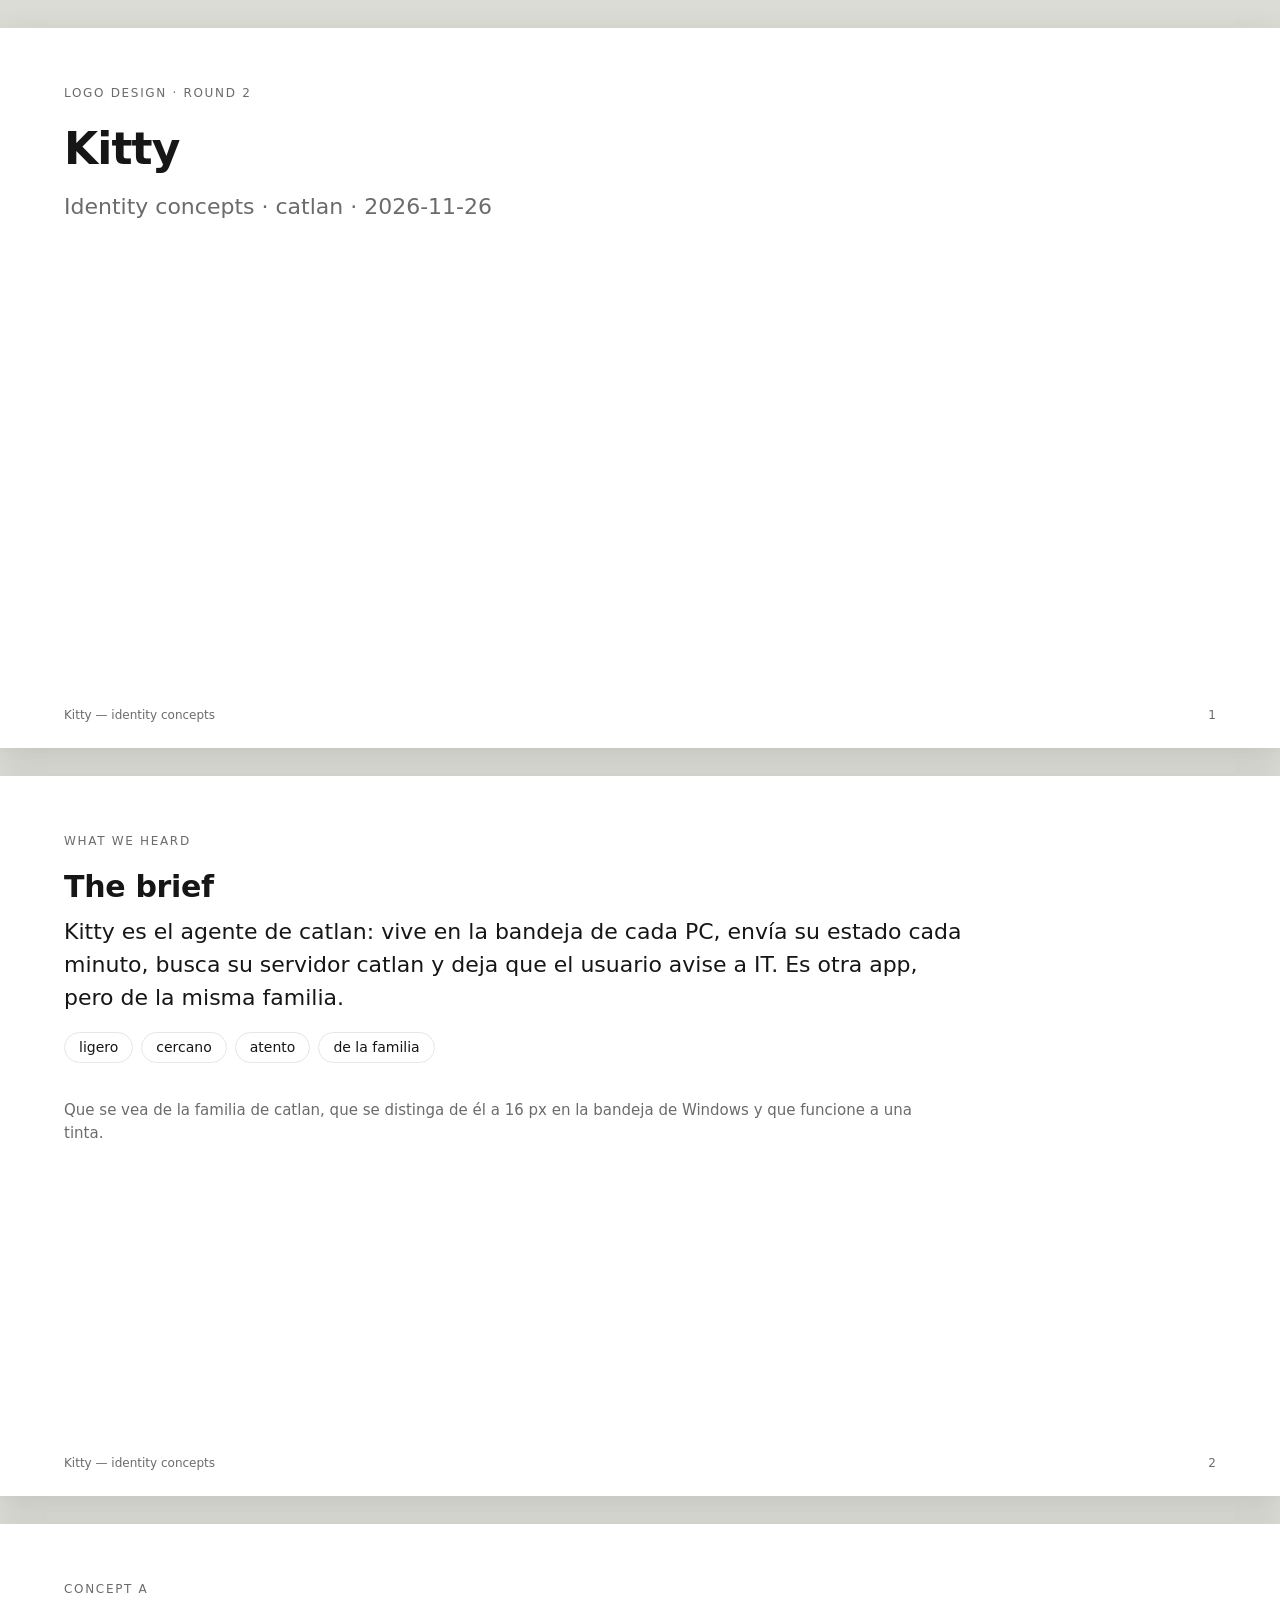
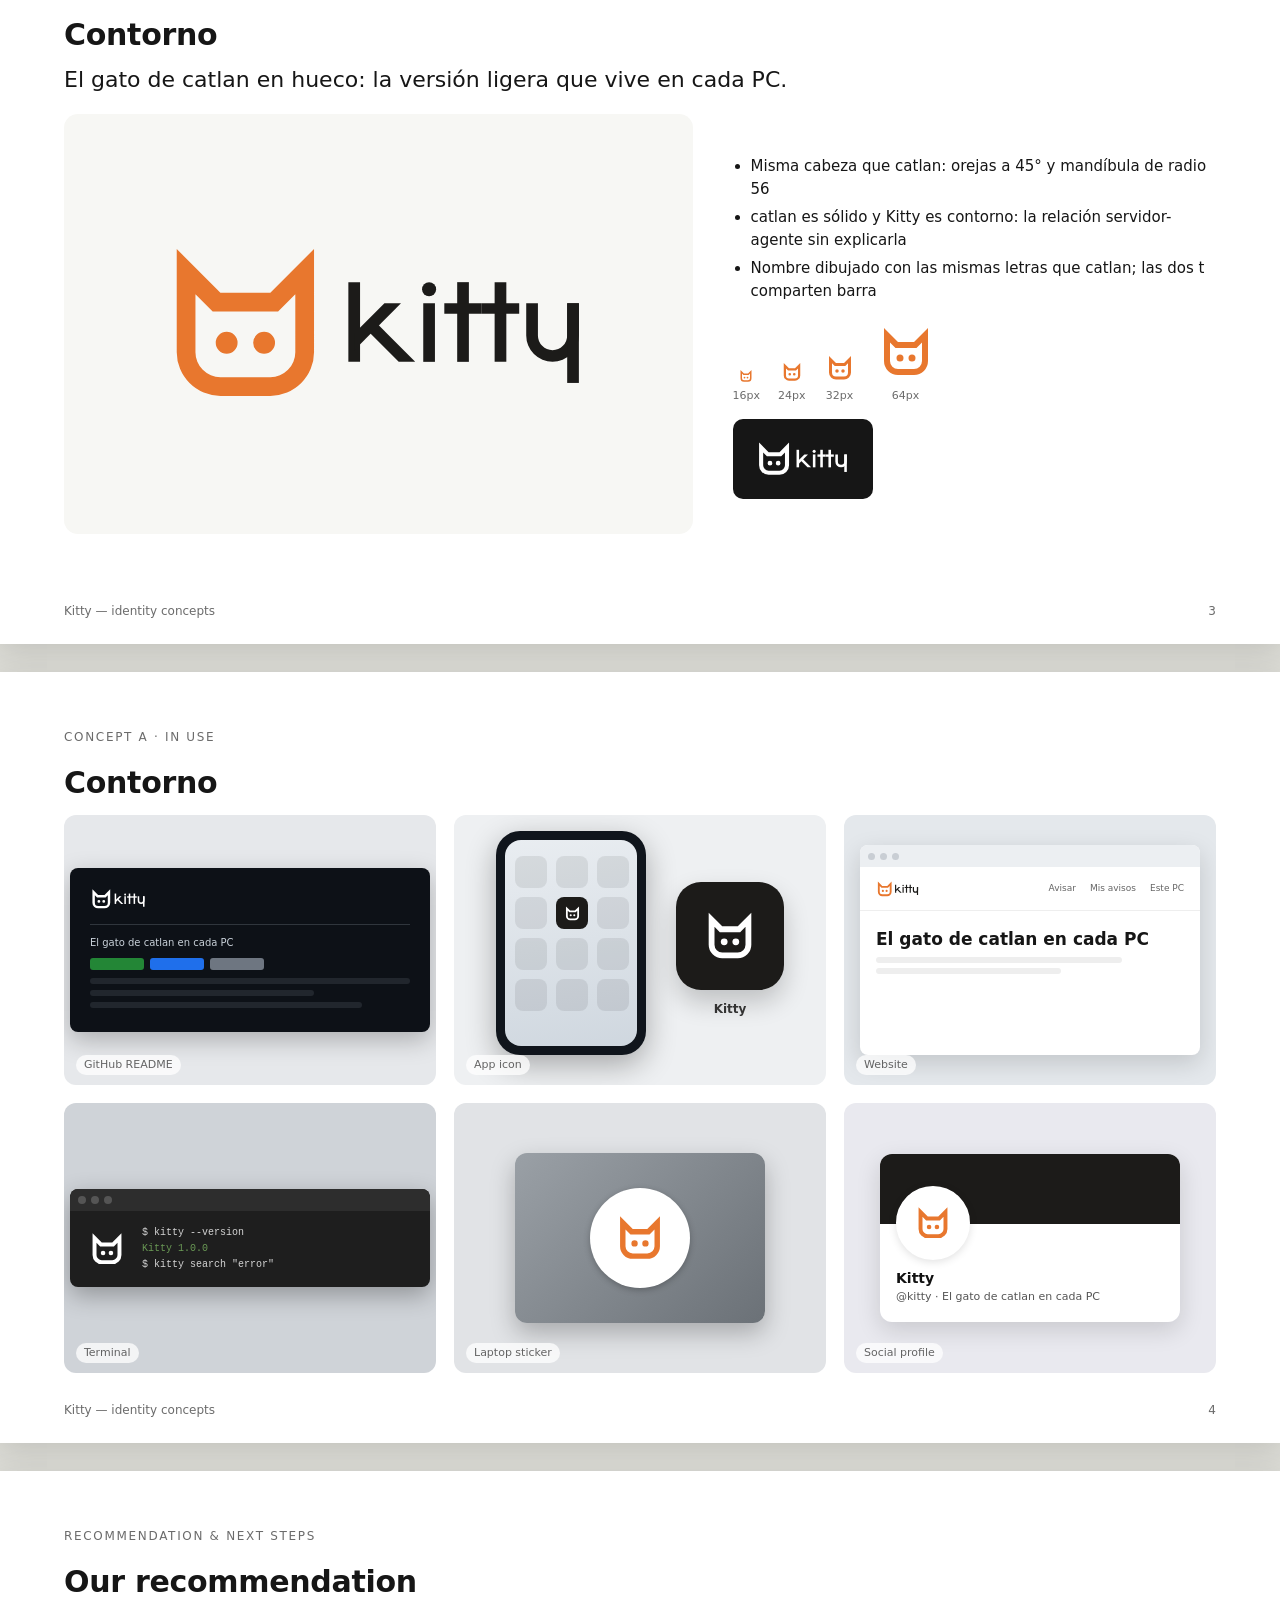
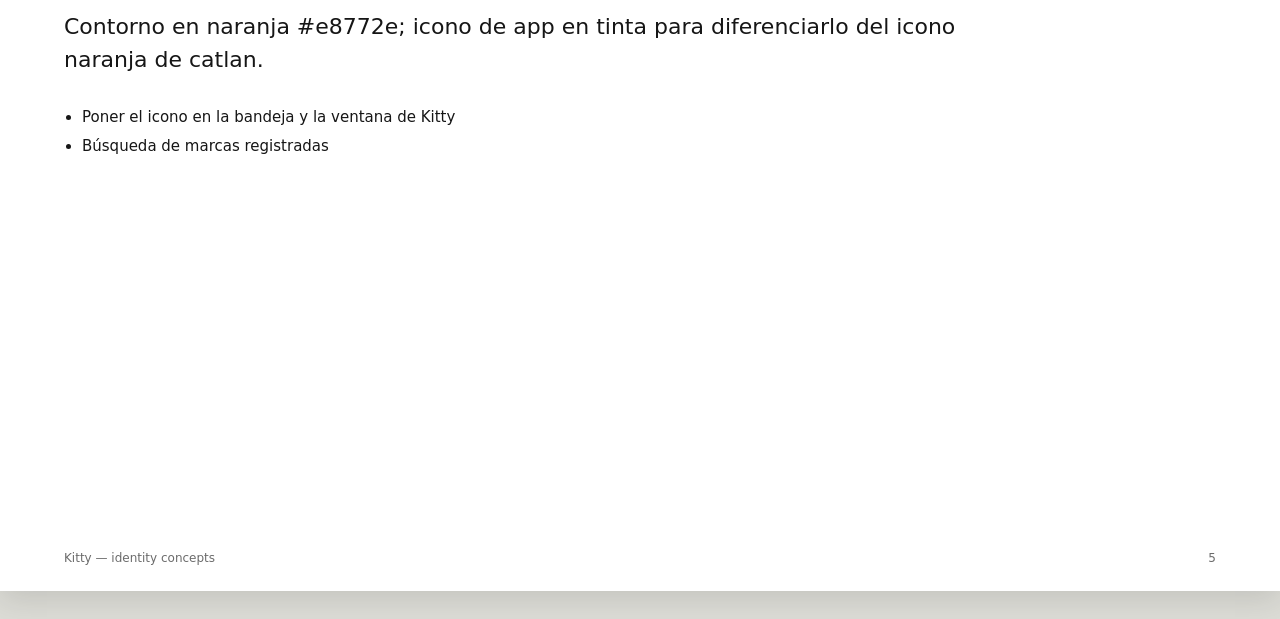
<file: docs/logo/kitty/board.html>
<!doctype html><html lang='en'><head><meta charset='utf-8'><title>Kitty — identity concepts</title><style>
:root{--ink:#161616;--muted:#6b6b6b;--line:#e6e6e2;--paper:#f7f7f4}
*{box-sizing:border-box}body{margin:0;background:#dcdcd6;font:15px/1.5 system-ui,-apple-system,Segoe UI,sans-serif;color:var(--ink)}
.slide{width:1280px;min-height:720px;margin:28px auto;background:#fff;box-shadow:0 8px 30px rgba(0,0,0,.12);padding:56px 64px 70px;position:relative;overflow:hidden}
.slide h1{font-size:44px;margin:0 0 8px;letter-spacing:-.02em}.slide h2{font-size:30px;margin:0 0 6px;letter-spacing:-.01em}
.kicker{font-size:12px;letter-spacing:.14em;text-transform:uppercase;color:var(--muted);margin-bottom:14px}
.idea{font-size:22px;max-width:900px;margin:6px 0 18px}.muted{color:var(--muted)}
.foot{position:absolute;left:64px;right:64px;bottom:24px;display:flex;justify-content:space-between;font-size:12px;color:var(--muted)}
.hero{display:grid;grid-template-columns:1.3fr 1fr;gap:40px;align-items:center}
.stage{height:420px;background:var(--paper);border-radius:14px;display:flex;align-items:center;justify-content:center}
.stage img{max-width:70%;max-height:62%}
ul.rat{padding-left:18px;margin:0}ul.rat li{margin:6px 0}
.sizes{display:flex;gap:18px;align-items:flex-end;margin-top:18px}.sizes div{display:flex;flex-direction:column;align-items:center;gap:4px;font-size:11px;color:var(--muted)}
.rev{background:#161616;border-radius:10px;padding:18px 22px;display:inline-flex;margin-top:14px}
.mock{display:grid;grid-template-columns:repeat(3,1fr);gap:18px;margin-top:10px}
.m{height:270px;border-radius:12px;overflow:hidden;position:relative;display:flex;align-items:center;justify-content:center}
.m .lbl{position:absolute;left:12px;bottom:10px;font-size:11px;color:rgba(0,0,0,.6);background:rgba(255,255,255,.75);padding:2px 8px;border-radius:20px}
.bc{width:250px;height:143px;background:#fff;border-radius:5px;box-shadow:0 10px 26px rgba(0,0,0,.22);padding:16px;display:flex;flex-direction:column;justify-content:space-between;transform:translate(-50px,-38px) rotate(-4deg)}
.bc2{position:absolute;width:250px;height:143px;border-radius:5px;transform:translate(70px,52px) rotate(6deg);box-shadow:0 10px 26px rgba(0,0,0,.25);display:flex;align-items:center;justify-content:center}
.bc .t{font-size:9px;line-height:1.5;color:#333}
.phone{width:150px;height:224px;margin-bottom:14px;border-radius:24px;background:#10151c;padding:9px;box-shadow:0 10px 30px rgba(0,0,0,.3)}
.screen{width:100%;height:100%;border-radius:16px;background:linear-gradient(170deg,#e9edf1,#cfd7df);display:grid;grid-template-columns:repeat(3,1fr);gap:9px;padding:16px 10px;align-content:start}
.ai{width:32px;height:32px;border-radius:8px;background:rgba(0,0,0,.08);justify-self:center}
.bigapp{display:flex;flex-direction:column;align-items:center;gap:10px;font-size:12px;font-weight:600;color:#333;margin-left:30px}
.bigapp .bi{width:108px;height:108px;border-radius:25px;display:flex;align-items:center;justify-content:center;box-shadow:0 12px 26px rgba(0,0,0,.2)}
.web{width:340px;height:210px;background:#fff;border-radius:8px;box-shadow:0 8px 24px rgba(0,0,0,.15);overflow:hidden}
.web .bar{height:22px;background:#eceff2;display:flex;gap:5px;align-items:center;padding:0 8px}.web .bar i{width:7px;height:7px;border-radius:50%;background:#c9ced4}
.web .nav{height:44px;display:flex;align-items:center;padding:0 16px;gap:14px;font-size:9px;color:#666;border-bottom:1px solid #eee}
.web .hero2{padding:18px 16px}.web .hero2 b{display:block;font-size:17px;line-height:1.2;margin-bottom:8px}.web .hero2 span{display:block;height:6px;background:#eee;border-radius:3px;margin:5px 0;width:80%}
.sign{width:300px;height:190px;background:linear-gradient(#8c8f93,#6f7276);display:flex;flex-direction:column;align-items:center;padding-top:18px}
.sign .board{width:230px;height:74px;border-radius:6px;display:flex;align-items:center;justify-content:center;box-shadow:0 6px 16px rgba(0,0,0,.3)}
.sign .door{width:80px;height:80px;margin-top:18px;background:#3d4146;border-radius:3px 3px 0 0}
.tote{width:180px;height:210px;background:#efe7d8;border-radius:4px 4px 10px 10px;position:relative;display:flex;align-items:center;justify-content:center;box-shadow:0 8px 20px rgba(0,0,0,.15);margin-top:40px}
.tote:before{content:"";position:absolute;top:-46px;left:50%;transform:translateX(-50%);width:84px;height:70px;border:9px solid #e3d8c3;border-bottom:none;border-radius:50px 50px 0 0}
.social{width:300px;background:#fff;border-radius:12px;box-shadow:0 8px 24px rgba(0,0,0,.14);overflow:hidden}
.social .cover{height:70px}.social .av{width:74px;height:74px;border-radius:50%;background:#fff;border:4px solid #fff;margin:-38px 0 0 16px;display:flex;align-items:center;justify-content:center;box-shadow:0 2px 8px rgba(0,0,0,.12);overflow:hidden}
.social .meta{padding:8px 16px 16px;font-size:11px;color:#555}.social .meta b{font-size:14px;color:#111;display:block}
.cup{position:relative;width:150px;height:200px;margin-top:30px}
.cup .body{position:absolute;inset:0;background:#f4f1ea;clip-path:polygon(0 0,100% 0,86% 100%,14% 100%);display:flex;align-items:center;justify-content:center;box-shadow:inset -18px 0 24px rgba(0,0,0,.06)}
.cup .lid{position:absolute;left:-8px;right:-8px;top:-22px;height:24px;border-radius:8px 8px 3px 3px;background:#2b2b2b}
.cup .sleeve{position:absolute;left:6%;right:6%;top:36%;height:34%;clip-path:polygon(0 0,100% 0,96% 100%,4% 100%);display:flex;align-items:center;justify-content:center}
.bag{position:relative;width:170px;height:230px;background:#e9e2d6;border-radius:6px 6px 10px 10px;box-shadow:0 12px 26px rgba(0,0,0,.2);display:flex;flex-direction:column;align-items:center;padding-top:38px;gap:14px}
.bag:before{content:"";position:absolute;top:0;left:0;right:0;height:22px;background:repeating-linear-gradient(90deg,rgba(0,0,0,.08) 0 4px,transparent 4px 8px);border-radius:6px 6px 0 0}
.bag .label{width:118px;height:118px;border-radius:50%;background:#fff;display:flex;align-items:center;justify-content:center}
.bag .t{font-size:8px;letter-spacing:.14em;color:#555;text-transform:uppercase;padding:0 12px;text-align:center;line-height:1.4}
.sbag{position:relative;width:180px;height:210px;box-shadow:0 12px 26px rgba(0,0,0,.2);display:flex;align-items:center;justify-content:center;margin-top:30px}
.sbag:before{content:"";position:absolute;top:-40px;left:50%;transform:translateX(-50%);width:70px;height:56px;border:5px solid #333;border-bottom:none;border-radius:40px 40px 0 0}
.box{width:220px;height:150px;background:#f3efe6;box-shadow:14px 14px 0 rgba(0,0,0,.08),0 12px 26px rgba(0,0,0,.18);display:flex;align-items:center;justify-content:center;border-top:14px solid rgba(0,0,0,.06)}
.readme{width:360px;background:#0d1117;border-radius:8px;box-shadow:0 8px 24px rgba(0,0,0,.25);padding:18px 20px;color:#c9d1d9;font-size:10px}
.readme .rh{display:flex;align-items:center;gap:10px;border-bottom:1px solid #30363d;padding-bottom:12px;margin-bottom:10px}
.readme .badges{display:flex;gap:6px;margin:8px 0}.readme .badges i{display:block;width:54px;height:12px;border-radius:3px;background:#238636}.readme .badges i:nth-child(2){background:#1f6feb}.readme .badges i:nth-child(3){background:#6e7681}
.readme .ln{height:6px;background:#21262d;border-radius:3px;margin:6px 0}
.term{width:360px;background:#1e1e1e;border-radius:8px;box-shadow:0 8px 24px rgba(0,0,0,.3);overflow:hidden;font:10px/1.6 ui-monospace,Menlo,monospace;color:#d4d4d4}
.term .tb{height:22px;background:#2d2d2d;display:flex;gap:5px;align-items:center;padding:0 8px}.term .tb i{width:8px;height:8px;border-radius:50%;background:#555}
.term .tbody{padding:14px 16px;display:flex;gap:14px;align-items:center}
.sticker{width:250px;height:170px;background:linear-gradient(135deg,#9aa0a6,#6b7177);border-radius:12px;display:flex;align-items:center;justify-content:center;box-shadow:0 10px 24px rgba(0,0,0,.25)}
.sticker .s{width:100px;height:100px;border-radius:50%;background:#fff;display:flex;align-items:center;justify-content:center;box-shadow:0 2px 6px rgba(0,0,0,.25)}
.shirt{width:210px;height:220px;display:flex;align-items:center;justify-content:center;position:relative}
.shirt svg{position:absolute;inset:0}
.badge{width:170px;height:235px;background:#fff;border-radius:10px;box-shadow:0 10px 24px rgba(0,0,0,.2);display:flex;flex-direction:column;align-items:center;padding:20px 14px;gap:14px;position:relative;margin-top:30px}
.badge:before{content:"";position:absolute;top:-60px;left:50%;width:22px;height:62px;transform:translateX(-50%)}
.badge .hole{width:40px;height:8px;border-radius:4px;background:#ddd}.badge .nm{font-size:15px;font-weight:600}.badge .rl{font-size:10px;color:#777}
.pcard{position:relative;width:300px;height:189px;border-radius:14px;box-shadow:0 14px 30px rgba(0,0,0,.28);font:600 12px ui-monospace,Menlo,monospace}
.pcard .chip{position:absolute;left:22px;top:76px;width:40px;height:30px;border-radius:6px;background:linear-gradient(135deg,#e9d8a6,#c9a95c)}
.pcard .num{position:absolute;left:22px;top:122px;letter-spacing:.12em;font-size:14px}
.pcard .holder{position:absolute;left:22px;bottom:18px;font-size:10px;letter-spacing:.14em;opacity:.85}
.pcard .brandline{position:absolute;right:20px;bottom:16px;font:700 13px system-ui,sans-serif;opacity:.9}
.tabbar{width:340px;background:#dfe1e5;border-radius:10px;padding:8px 8px 0}
.tab{width:230px;height:36px;background:#fff;border-radius:10px 10px 0 0;display:flex;align-items:center;gap:8px;padding:0 12px;font-size:11px;color:#333}
.addr{height:40px;background:#fff;display:flex;align-items:center;padding:0 12px;font-size:10px;color:#777;border-top:1px solid #eee}
.cmp{display:grid;gap:22px;margin-top:20px}.cmp .c{background:var(--paper);border-radius:12px;padding:22px;display:flex;flex-direction:column;align-items:center;gap:12px}
.cmp img{max-height:120px;max-width:80%}
img.g{filter:grayscale(1)}img.w{filter:brightness(0) invert(1)}img.k{filter:brightness(0)}
.adj span{display:inline-block;border:1px solid var(--line);border-radius:20px;padding:4px 14px;margin:0 8px 8px 0;font-size:14px}
</style></head><body><section class="slide"><div class="kicker">Logo design · round 2</div>
<h1>Kitty</h1><p class="idea muted">Identity concepts · catlan · 2026-11-26</p>
<p class="muted" style="max-width:720px;margin-top:120px"></p><div class="foot"><span>Kitty — identity concepts</span><span>1</span></div></section><section class="slide"><div class="kicker">What we heard</div><h2>The brief</h2>
<p class="idea">Kitty es el agente de catlan: vive en la bandeja de cada PC, envía su estado cada minuto, busca su servidor catlan y deja que el usuario avise a IT. Es otra app, pero de la misma familia.</p><div class="adj"><span>ligero</span><span>cercano</span><span>atento</span><span>de la familia</span></div>
<p class="muted" style="margin-top:28px;max-width:860px">Que se vea de la familia de catlan, que se distinga de él a 16 px en la bandeja de Windows y que funcione a una tinta.</p><div class="foot"><span>Kitty — identity concepts</span><span>2</span></div></section><section class="slide"><div class="kicker">Concept A</div><h2>Contorno</h2>
<p class="idea">El gato de catlan en hueco: la versión ligera que vive en cada PC.</p>
<div class="hero"><div class="stage"><img class="" src="[data-uri]"></div>
<div><ul class="rat"><li>Misma cabeza que catlan: orejas a 45° y mandíbula de radio 56</li><li>catlan es sólido y Kitty es contorno: la relación servidor-agente sin explicarla</li><li>Nombre dibujado con las mismas letras que catlan; las dos t comparten barra</li></ul><div class="sizes"><div><img class="" src="[data-uri]" style="height:16px">16px</div><div><img class="" src="[data-uri]" style="height:24px">24px</div><div><img class="" src="[data-uri]" style="height:32px">32px</div><div><img class="" src="[data-uri]" style="height:64px">64px</div></div><div class="rev"><img class="w" src="[data-uri]" style="max-height:44px;max-width:300px"></div></div></div>
<div class="foot"><span>Kitty — identity concepts</span><span>3</span></div></section><section class="slide"><div class="kicker">Concept A · in use</div><h2>Contorno</h2>
<div class="mock"><div class="m" style="background:#e6e8eb"><div class="readme"><div class="rh"><img class="w" src="[data-uri]" style="max-height:26px;max-width:180px"></div><div>El gato de catlan en cada PC</div><div class="badges"><i></i><i></i><i></i></div><div class="ln"></div><div class="ln" style="width:70%"></div><div class="ln" style="width:85%"></div></div><span class="lbl">GitHub README</span></div><div class="m" style="background:#eef0f2"><div class="phone"><div class="screen"><div class="ai"></div><div class="ai"></div><div class="ai"></div><div class="ai"></div><div class="ai" style="background:#1c1b19;display:flex;align-items:center;justify-content:center"><img class="w" src="[data-uri]" style="max-height:19px;max-width:21px"></div><div class="ai"></div><div class="ai"></div><div class="ai"></div><div class="ai"></div><div class="ai"></div><div class="ai"></div><div class="ai"></div></div></div><div class="bigapp"><div class="bi" style="background:#1c1b19"><img class="w" src="[data-uri]" style="max-height:62px;max-width:70px"></div>Kitty</div><span class="lbl">App icon</span></div><div class="m" style="background:#e4e8ec"><div class="web"><div class="bar"><i></i><i></i><i></i></div><div class="nav"><img class="" src="[data-uri]" style="max-height:20px;max-width:110px"><span style="flex:1"></span><span>Avisar</span><span>Mis avisos</span><span>Este PC</span></div><div class="hero2"><b>El gato de catlan en cada PC</b><span></span><span style="width:60%"></span></div></div><span class="lbl">Website</span></div><div class="m" style="background:#cfd3d8"><div class="term"><div class="tb"><i></i><i></i><i></i></div><div class="tbody"><img class="w" src="[data-uri]" style="max-height:42px;max-width:42px"><div>$ kitty --version<br><span style="color:#6a9955">Kitty 1.0.0</span><br>$ kitty search "error"</div></div></div><span class="lbl">Terminal</span></div><div class="m" style="background:#e1e3e6"><div class="sticker"><div class="s"><img class="" src="[data-uri]" style="max-height:58px;max-width:66px"></div></div><span class="lbl">Laptop sticker</span></div><div class="m" style="background:#e9e9ef"><div class="social"><div class="cover" style="background:#1c1b19"></div><div class="av"><img class="" src="[data-uri]" style="max-height:42px;max-width:50px"></div><div class="meta"><b>Kitty</b>@kitty · El gato de catlan en cada PC</div></div><span class="lbl">Social profile</span></div></div><div class="foot"><span>Kitty — identity concepts</span><span>4</span></div></section><section class="slide"><div class="kicker">Recommendation & next steps</div><h2>Our recommendation</h2>
<p class="idea">Contorno en naranja #e8772e; icono de app en tinta para diferenciarlo del icono naranja de catlan.</p>
<ul class="rat" style="margin-top:30px"><li>Poner el icono en la bandeja y la ventana de Kitty</li><li>Búsqueda de marcas registradas</li></ul><div class="foot"><span>Kitty — identity concepts</span><span>5</span></div></section></body></html>
</file>
